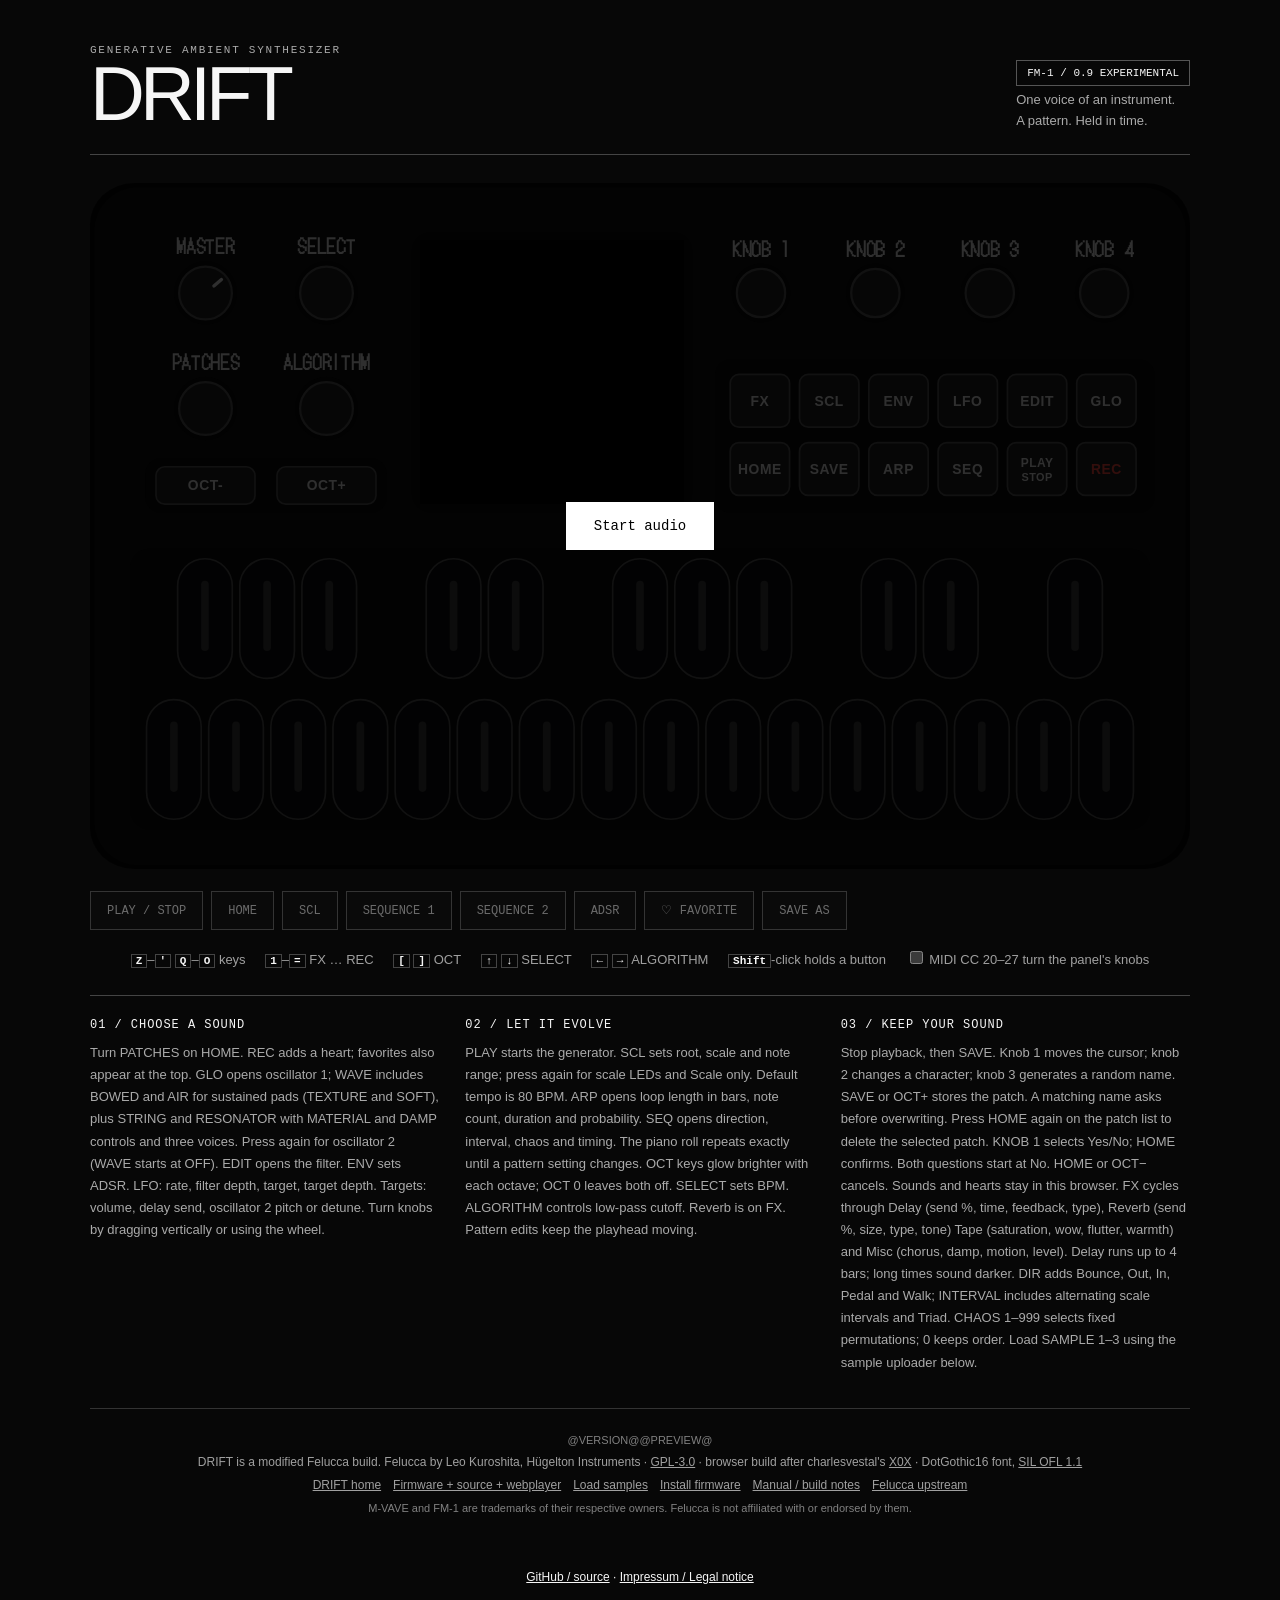
<file: web/emu/index.html>
<!doctype html>
<!-- SPDX-License-Identifier: GPL-3.0-only
     Copyright (C) 2026 Leo Kuroshita (@kurogedelic), Hügelton Instruments
     The page follows X0X's browser page, web/emu/index.html of charlesvestal/fm1-x0x (GPL-3.0), a Felucca fork. -->
<html lang="en">
<head>
<meta charset="utf-8">
<meta name="viewport" content="width=device-width, initial-scale=1">
<title>DRIFT — Ambient synthesizer</title>
<link rel="icon" href="data:image/svg+xml,%3Csvg xmlns=%22http://www.w3.org/2000/svg%22 viewBox=%220 0 16 16%22%3E%3Crect width=%2216%22 height=%2216%22 rx=%223%22/%3E%3Crect x=%224%22 y=%224%22 width=%228%22 height=%228%22 fill=%22%23fff%22/%3E%3C/svg%3E">
<meta name="description" content="DRIFT. A single-part generative ambient synthesizer for the FM-1. Play the real firmware in your browser.">
<style>
/* DotGothic16 (SIL OFL 1.1, fonts/OFL.txt), cut to printable ASCII, for the knob labels */
@font-face { font-family: "DotGothic16"; src: url("fonts/DotGothic16-subset.woff") format("woff"); font-display: swap; }
:root { --bg: #8e8e93; --fg: #111; --dim: #2c2c2e; --rule: #5a5a5e;
        --body: #1d1d1f; --tray: #141415; --part: #2a2a2d; --edge: #3a3a3e; --label: #d6d6d8;
        --lit: #fff4d6; --green: #5fe08a; color-scheme: light; }
html, body { background: var(--bg); }
body { margin: 0; color: var(--fg); font: 13px/1.6 -apple-system, BlinkMacSystemFont, "Helvetica Neue", Arial, sans-serif; }
main { max-width: 1040px; margin: 0 auto; padding: 24px 16px 32px; }
@media (orientation: portrait) and (max-width: 700px) { main { padding: 8px 8px 24px; } }
a { color: inherit; }
.device { position: relative; width: 100%; aspect-ratio: 1000 / 624; user-select: none; -webkit-user-select: none;
          -webkit-touch-callout: none; touch-action: manipulation; }
.device svg { position: absolute; inset: 0; width: 100%; height: 100%; pointer-events: none; }
.device canvas { position: absolute; image-rendering: crisp-edges; image-rendering: pixelated; background: #000; }
.hit { position: absolute; touch-action: none; cursor: pointer; -webkit-tap-highlight-color: transparent; border-radius: 10px; }
.hit.knob { cursor: ns-resize; border-radius: 50%; }
.hit:focus-visible { outline: 2px solid var(--lit); outline-offset: 2px; }
.face { transition: fill .05s; }
.dim .face.btn { fill: #3a3934; }
.lit .face.btn { fill: var(--lit); }
.lit text { fill: #1d1d1f; }
.green .face.btn { fill: var(--green); }
.green text { fill: #0d2414; }
.face.key { fill: #0c0c0d; stroke: var(--edge); stroke-width: 1.5; }
.slit { fill: #3a3a3c; transition: fill .05s; }
.dim .slit { fill: #77777b; }
.lit .slit { fill: #ececee; filter: drop-shadow(0 0 3px rgba(255, 255, 255, .6)); }
/* #119: what can be pressed breathes, dark .. ~60 % of lit and back (hal/fm1_input.h fm1_led_breath, ~1.1 s; MENU >
 * LEDS DIM LO ~30 %): the peaks between dark and lit at ~0.9 / ~0.58 on screen (the LED's share, gamma-encoded) */
@keyframes breath-btn { 0%, 100% { fill: #3a3934; } 50% { fill: #d8cfb6; } }
@keyframes breath-slit { 0%, 100% { fill: #3a3a3c; } 50% { fill: #c8c8ca; } }
@keyframes breath-btn-lo { 0%, 100% { fill: #3a3934; } 50% { fill: #aca592; } }
@keyframes breath-slit-lo { 0%, 100% { fill: #3a3a3c; } 50% { fill: #a1a1a3; } }
.breath .face.btn { animation: breath-btn 1.13s ease-in-out infinite; }
.breath .slit { animation: breath-slit 1.13s ease-in-out infinite; }
.dimlo .breath .face.btn { animation-name: breath-btn-lo; }
.dimlo .breath .slit { animation-name: breath-slit-lo; }
@media (prefers-reduced-motion: reduce) {
  .breath .face.btn, .breath .slit { animation: none; }
  .breath .face.btn { fill: #aca592; }
  .breath .slit { fill: #a1a1a3; }
}
/* the DRUM grid's beats (hal/fm1_input.h fm1_led_mid): a steady level between the glow and lit, ~15 % (DIM LO ~10 %) */
.mid .face.btn { fill: #85847b; }
.mid .slit { fill: #9a9a9e; }
.dimlo .mid .slit { fill: #8a8a8e; }
.held .face { stroke: var(--lit); stroke-width: 3; }
.latched .face { stroke: #79b8ff; stroke-width: 3; }
.start { position: absolute; inset: 0; display: grid; place-content: center; justify-items: center; gap: 12px;
         background: rgba(0, 0, 0, .5); border-radius: 4% / 6%; }
.start[hidden] { display: none; }
.start button { font: inherit; font-size: 18px; padding: 12px 28px; background: #fff; color: #000; border: 0; cursor: pointer; }
.start button:disabled { opacity: .4; cursor: progress; }
.start p { margin: 0; max-width: 32em; text-align: center; color: #fff; }
.keys, footer { margin: 16px 0 0; color: var(--dim); text-align: center; }
.keys span { white-space: nowrap; margin: 0 8px; }
.keys select { font: inherit; font-size: 12px; }
kbd { font: 600 11px ui-monospace, Menlo, monospace; border: 1px solid var(--rule); padding: 0 4px; color: var(--fg); }
footer { margin-top: 12px; font-size: 12px; }
footer nav a { margin: 0 6px; }
footer small { font-size: 11px; opacity: .8; }

:root { --bg:#070707; --fg:#f6f6f6; --dim:#a0a0a0; --rule:#444;
--body:#111; --tray:#080808; --part:#202020; --edge:#555; --label:#eee; --lit:#fff; --green:#fff; color-scheme:dark; }
main {max-width:1100px;padding:36px 24px 30px}
.masthead {display:flex;align-items:end;justify-content:space-between;border-bottom:1px solid #444;padding-bottom:22px;margin-bottom:28px;gap:20px}
h1{font-size:clamp(42px,7vw,76px);font-weight:500;letter-spacing:-.065em;margin:0;line-height:1}
.eyebrow{font:11px monospace;letter-spacing:.16em;color:#999;margin:0 0 12px}
.masthead p{margin:8px 0 0;color:#aaa;max-width:320px}
.badge{font:11px monospace;border:1px solid #555;padding:6px 10px;white-space:nowrap}
.quick{display:flex;flex-wrap:wrap;gap:8px;margin:22px 0 18px}
.quick button{background:#101010;border:1px solid #777;color:#fff;font:12px monospace;padding:11px 16px;cursor:pointer}
.quick button:hover,.quick button:focus-visible{background:#fff;color:#000}
.quick button:disabled{opacity:.4;cursor:default}
.guide{display:grid;grid-template-columns:repeat(3,1fr);gap:26px;border-top:1px solid #444;padding:22px 0;margin-top:24px}
.guide h2{font:12px monospace;letter-spacing:.08em;margin:0 0 10px}
.guide p{font-size:13px;color:#aaa;margin:0;line-height:1.7}
footer{border-top:1px solid #333;padding-top:20px;line-height:1.9}
.start{background:#000c}.start button{background:white;color:black;border:0;border-radius:0;padding:16px 28px;font:14px monospace}
@media(max-width:650px){main{padding:22px 10px}.masthead{align-items:start}.masthead p{font-size:12px}.badge{display:none}.guide{grid-template-columns:1fr;gap:18px}.quick button{padding:12px}}
</style>
</head>
<body>
<main>
<header class="masthead"><div><p class="eyebrow">GENERATIVE AMBIENT SYNTHESIZER</p><h1>DRIFT</h1></div><div><span class="badge">FM-1 / 0.9 EXPERIMENTAL</span><p>One voice of an instrument.<br>A pattern. Held in time.</p></div></header>
<div class="device" id="device">
  <svg id="panel" viewBox="0 0 1000 624" aria-hidden="true"></svg>
  <canvas id="screen" width="240" height="240" role="img" aria-label="The screen"></canvas>
  <div class="start" id="start"><button id="go" type="button">Start audio</button><p id="status" hidden></p></div>
</div>

<p id="sample-update" hidden>Samples changed. <a href="">Reload webplayer</a>, to load them.</p>
<div class="quick" aria-label="Synth controls">
<button data-tap="PLAY" disabled>PLAY / STOP</button><button data-tap="HOME" disabled>HOME</button><button data-tap="SCL" disabled>SCL</button><button data-tap="ARP" disabled>SEQUENCE 1</button><button data-tap="SEQ" disabled>SEQUENCE 2</button><button data-tap="ENV" disabled>ADSR</button><button data-tap="REC" disabled>♡ FAVORITE</button><button data-tap="SAVE" disabled>SAVE AS</button>
</div>
<p class="keys">
  <span><kbd>Z</kbd>–<kbd>'</kbd> <kbd>Q</kbd>–<kbd>O</kbd> keys</span>
  <span><kbd>1</kbd>–<kbd>=</kbd> FX … REC</span>
  <span><kbd>[</kbd> <kbd>]</kbd> OCT</span>
  <span><kbd>↑</kbd> <kbd>↓</kbd> SELECT</span>
  <span><kbd>←</kbd> <kbd>→</kbd> ALGORITHM</span>
  <span><kbd>Shift</kbd>-click holds a button</span>
  <span id="midiknobs" hidden><label><input type="checkbox" id="knobson"> MIDI CC 20–27 turn the panel's knobs</label>
  <select id="knobmode" aria-label="How the controller sends CC 20–26" hidden>
    <option value="abs">absolute</option>
    <option value="bin">relative 64±n</option>
    <option value="twos">relative 2's complement</option>
    <option value="sign">relative sign bit</option>
  </select></span>
</p>

<section class="guide"><div><h2>01 / CHOOSE A SOUND</h2><p>Turn PATCHES on HOME. REC adds a heart; favorites also appear at the top. GLO opens oscillator 1; WAVE includes BOWED and AIR for sustained pads (TEXTURE and SOFT), plus STRING and RESONATOR with MATERIAL and DAMP controls and three voices. Press again for oscillator 2 (WAVE starts at OFF). EDIT opens the filter. ENV sets ADSR. LFO: rate, filter depth, target, target depth. Targets: volume, delay send, oscillator 2 pitch or detune. Turn knobs by dragging vertically or using the wheel.</p></div><div><h2>02 / LET IT EVOLVE</h2><p>PLAY starts the generator. SCL sets root, scale and note range; press again for scale LEDs and Scale only. Default tempo is 80 BPM. ARP opens loop length in bars, note count, duration and probability. SEQ opens direction, interval, chaos and timing. The piano roll repeats exactly until a pattern setting changes. OCT keys glow brighter with each octave; OCT 0 leaves both off. SELECT sets BPM. ALGORITHM controls low-pass cutoff. Reverb is on FX. Pattern edits keep the playhead moving.</p></div><div><h2>03 / KEEP YOUR SOUND</h2><p>Stop playback, then SAVE. Knob 1 moves the cursor; knob 2 changes a character; knob 3 generates a random name. SAVE or OCT+ stores the patch. A matching name asks before overwriting. Press HOME again on the patch list to delete the selected patch. KNOB 1 selects Yes/No; HOME confirms. Both questions start at No. HOME or OCT− cancels. Sounds and hearts stay in this browser. FX cycles through Delay (send %, time, feedback, type), Reverb (send %, size, type, tone) Tape (saturation, wow, flutter, warmth) and Misc (chorus, damp, motion, level). Delay runs up to 4 bars; long times sound darker. DIR adds Bounce, Out, In, Pedal and Walk; INTERVAL includes alternating scale intervals and Triad. CHAOS 1–999 selects fixed permutations; 0 keeps order. Load SAMPLE 1–3 using the sample uploader below.</p></div></section>
<footer>
  <small class="version">@VERSION@@PREVIEW@</small><br>
  DRIFT is a modified Felucca build. Felucca by Leo Kuroshita, Hügelton Instruments · <a href="https://www.gnu.org/licenses/gpl-3.0.html">GPL-3.0</a> · browser build after charlesvestal's <a href="https://github.com/charlesvestal/fm1-x0x">X0X</a> · DotGothic16 font, <a href="fonts/OFL.txt">SIL OFL 1.1</a><br>
  <nav><a href="../">DRIFT home</a><a href="../downloads/drift-0.9-complete.zip" download>Firmware + source + webplayer</a><a href="samples/">Load samples</a><a href="install/">Install firmware</a><a href="../manual.html">Manual / build notes</a><a href="https://github.com/hugelton/Felucca">Felucca upstream</a></nav>
  <small>M-VAVE and FM-1 are trademarks of their respective owners. Felucca is not affiliated with or endorsed by them.</small>
</footer>
</main>

<script type="module">
import { midiKnob, KNOB_MODES } from "./worklet.js";
const NS = "http://www.w3.org/2000/svg";
// panel.c's labels (bit = label) and encoder roles
const B = { FX: 0, SCL: 1, ENV: 2, LFO: 3, EDIT: 4, GLO: 5, HOME: 6, SAVE: 7, ARP: 8, SEQ: 9, PLAY: 10, REC: 11, "OCT-": 12, "OCT+": 13 };
const EN = { SELECT: 0, ALGORITHM: 1, PATCHES: 2, "KNOB 1": 3, "KNOB 2": 4, "KNOB 3": 5, "KNOB 4": 6 };
const PLAY_GREEN = 14;
// the 27 keys F3..G5: key k = k semitones above F3
const WHITE = [0, 2, 4, 6, 7, 9, 11, 12, 14, 16, 18, 19, 21, 23, 24, 26];
const BLACK = [1, 3, 5, 8, 10, 13, 15, 17, 20, 22, 25];
const BLACK_AFTER = [0, 1, 2, 4, 5, 7, 8, 9, 11, 12, 14];      // the white key each black one follows
const STORE = "drift-01-emu-flash", KNOBS_ON = "drift-01-emu-knobs", KNOB_MODE = "drift-01-emu-knobmode";

// ------------------------------------------------------------------ the panel
// Two drawings of the same controls: WIDE after the FM-1's own layout, TALL for a phone held upright (the
// screen larger, the keys across the whole width). Rebuilt when the orientation changes; the state stays.
const ROW1 = ["FX", "SCL", "ENV", "LFO", "EDIT", "GLO"], ROW2 = ["HOME", "SAVE", "ARP", "SEQ", "PLAY", "REC"];
const KNOBS = ["MASTER", "SELECT", "PATCHES", "ALGORITHM", "KNOB 1", "KNOB 2", "KNOB 3", "KNOB 4"];
const LAYOUTS = {
  wide: {
    w: 1000, h: 624, screen: [292, 44, 256],
    knobs: [[105, 100, 24], [215, 100, 24], [105, 205, 24], [215, 205, 24], [610, 100, 22], [714, 100, 22], [818, 100, 22], [922, 100, 22]],
    trays: [[50, 250, 220, 50], [568, 160, 400, 140]],
    oct: [[60, 258, 90, 34], [170, 258, 90, 34]],
    grid: [582, 174, 54, 48, 63, 62], keybed: [36, 332, 928, 256],
  },
  tall: {
    w: 600, h: 1070, screen: [130, 104, 340],
    knobs: [[66, 64, 24], [186, 64, 24], [414, 64, 24], [534, 64, 24], [90, 512, 26], [230, 512, 26], [370, 512, 26], [510, 512, 26]],
    trays: [[14, 572, 572, 146], [150, 728, 300, 62]],
    oct: [[164, 737, 128, 44], [308, 737, 128, 44]],
    grid: [24, 582, 86, 60, 94, 70], keybed: [14, 800, 572, 256],
  },
};
const svg = document.getElementById("panel"), device = document.getElementById("device"), canvas = document.getElementById("screen");
function el(tag, attrs, parent = svg) {
  const e = document.createElementNS(NS, tag);
  for (const [k, v] of Object.entries(attrs)) e.setAttribute(k, v);
  parent.appendChild(e);
  return e;
}
const SANS = "-apple-system, 'Helvetica Neue', Arial, sans-serif", DOT = "'DotGothic16', " + SANS;
function label(parent, x, y, s, size, font = SANS, ink = "var(--label)") {
  const t = el("text", { x, y, "text-anchor": "middle", "font-family": font,
                         "font-size": size, "font-weight": 600, fill: ink, "letter-spacing": ".04em" }, parent);
  t.textContent = s;
  return t;
}
const KEYNAMES = ["F", "F♯", "G", "G♯", "A", "A♯", "B", "C", "C♯", "D", "D♯", "E"];
const keyName = (k) => KEYNAMES[k % 12] + (3 + Math.floor((k + 5) / 12));

let node = null, btnMask = 0, keyMask = 0, latched = 0, masterValue = 700, lastLeds = [0, 0, 0, 0, 0], layout = null;
const angle = Object.fromEntries(KNOBS.map((n) => [n, 0]));
angle.MASTER = -135 + 270 * masterValue / 1023;
const knobs = [], buttons = [], keys = [];
const btnBy = new Map(), keyBy = new Map();                   // pointer / key code -> label bit or key
const send = (m) => { if (node) node.port.postMessage(m); };

function build(name) {
  const L = LAYOUTS[name];
  layout = name;
  svg.innerHTML = "";
  svg.setAttribute("viewBox", `0 0 ${L.w} ${L.h}`);
  device.style.aspectRatio = `${L.w} / ${L.h}`;
  for (const d of device.querySelectorAll(".hit")) d.remove();
  knobs.length = buttons.length = keys.length = 0;
  el("rect", { x: 4, y: 4, width: L.w - 8, height: L.h - 8, rx: 40, fill: "var(--body)" });
  for (const [x, y, w, h] of L.trays) el("rect", { x, y, width: w, height: h, rx: 14, fill: "var(--tray)" });
  const [sx, sy, ss] = L.screen;
  el("rect", { x: sx, y: sy, width: ss, height: ss, rx: 18, fill: "#0b0b0c" });
  const inset = ss / 32;                                         // the 240 x 240 panel inside its bezel
  Object.assign(canvas.style, { left: `${(sx + inset) / L.w * 100}%`, top: `${(sy + inset) / L.h * 100}%`,
                                width: `${(ss - 2 * inset) / L.w * 100}%`, height: `${(ss - 2 * inset) / L.h * 100}%` });
  KNOBS.forEach((n, i) => {
    const [x, y, r] = L.knobs[i], g = el("g", {});
    el("circle", { cx: x, cy: y, r: r + 5, fill: "var(--tray)" }, g);
    el("circle", { cx: x, cy: y, r, fill: "var(--part)", stroke: "var(--edge)", "stroke-width": 2 }, g);
    const ind = n === "MASTER" ? el("line", { x1: x, y1: y - r + 5, x2: x, y2: y - r + 14, stroke: "var(--label)", "stroke-width": 3, "stroke-linecap": "round" }, g) : null;
    label(g, x, y - r - 12, n, 16, DOT);
    el("circle", { cx: x, cy: y, r: r + 12, fill: "transparent" }, g);
    knobs.push({ g, ind, x, y, name: n, role: n === "MASTER" ? "master" : EN[n] });
  });
  const button = ([x, y, w, h], n, sub) => {
    const g = el("g", {});
    el("rect", { x, y, width: w, height: h, rx: 8, fill: "var(--part)", stroke: "var(--edge)", "stroke-width": 1.5, class: "face btn" }, g);
    const ink = n === "REC" ? "#ff453a" : undefined;
    if (sub) { label(g, x + w / 2, y + h / 2 - 2, n, 10.9, SANS, ink); label(g, x + w / 2, y + h / 2 + 11, sub, 9.9); }
    else label(g, x + w / 2, y + h / 2 + 4.5, n, 12.6, SANS, ink);
    buttons.push({ g, bit: B[n], name: sub ? `${n} / ${sub}` : n });
  };
  button(L.oct[0], "OCT-");
  button(L.oct[1], "OCT+");
  const [gx, gy, gw, gh, dx, dy] = L.grid;
  for (let i = 0; i < 6; i++) {
    button([gx + i * dx, gy, gw, gh], ROW1[i]);
    button([gx + i * dx, gy + dy, gw, gh], ROW2[i], ROW2[i] === "PLAY" ? "STOP" : "");
  }
  const [x0, y0, w, h] = L.keybed;
  el("rect", { x: x0, y: y0, width: w, height: h, rx: 18, fill: "var(--tray)" });
  // the keys: two rows of the same black keys, each with a slit down its middle that lights
  const pitch = (w - 24) / 16, kw = pitch * 0.88, kh = h * 0.425, sw = Math.max(3, kw * 0.14);
  const key = (cx, cy, k) => {
    const g = el("g", {}), y = cy - kh / 2;
    el("rect", { x: cx - kw / 2, y, width: kw, height: kh, rx: kw / 2, class: "face key" }, g);
    el("rect", { x: cx - sw / 2, y: y + kw * 0.4, width: sw, height: kh - kw * 0.9, rx: sw / 2, class: "slit" }, g);
    el("rect", { x: cx - pitch / 2, y: cy - h * 0.24, width: pitch, height: h * 0.48, fill: "transparent" }, g);   // its target
    keys[k] = { g, name: keyName(k) };
  };
  WHITE.forEach((k, i) => key(x0 + 12 + (i + 0.5) * pitch, y0 + h * 0.75, k));
  BLACK_AFTER.forEach((a, j) => key(x0 + 12 + (a + 1) * pitch, y0 + h * 0.25, BLACK[j]));
  // HTML targets over the drawing (pointer-events: none): touch-action and pointer capture work on them everywhere
  const hit = (c, cls, role) => {
    const b = c.g.getBBox(), d = document.createElement("div");
    d.className = "hit" + (cls ? " " + cls : "");
    Object.assign(d.style, { left: `${b.x / L.w * 100}%`, top: `${b.y / L.h * 100}%`,
                             width: `${b.width / L.w * 100}%`, height: `${b.height / L.h * 100}%` });
    d.setAttribute("role", role);
    d.setAttribute("aria-label", c.name);
    d.title = c.name;
    d.tabIndex = 0;
    d.addEventListener("touchstart", (e) => e.preventDefault(), { passive: false });
    d.addEventListener("contextmenu", (e) => e.preventDefault());
    device.insertBefore(d, document.getElementById("start"));
    c.hit = d;
  };
  knobs.forEach((k) => { hit(k, "knob", "slider"); bindKnob(k); drawKnob(k); });
  buttons.forEach((b) => { hit(b, "", "button"); bindButton(b); });
  keys.forEach((k, i) => { hit(k, "", "button"); bindKey(k, i); });
  syncButtons(true);
  syncKeys(true);
  drawLights(lastLeds);
}

// ------------------------------------------------------------------ input
function syncButtons(redraw) {
  let m = latched;
  for (const b of btnBy.values()) m |= 1 << b;
  if (m !== btnMask) { btnMask = m; send({ type: "buttons", mask: m }); }
  else if (!redraw) return;
  for (const b of buttons) {
    const on = !!(m & (1 << b.bit));
    b.g.classList.toggle("held", on);
    b.g.classList.toggle("latched", !!(latched & (1 << b.bit)));
    b.hit.setAttribute("aria-pressed", on);
  }
}
function syncKeys(redraw) {
  let m = 0;
  for (const k of keyBy.values()) m |= 1 << k;
  if (m !== keyMask) { keyMask = m; send({ type: "keys", mask: m }); }
  else if (!redraw) return;
  keys.forEach((k, i) => k.g.classList.toggle("held", !!(m & (1 << i))));
}
function bindButton(b) {
  b.hit.addEventListener("pointerdown", (e) => {
    e.preventDefault();
    if (e.shiftKey || e.button === 2) { latched ^= 1 << b.bit; syncButtons(true); return; }
    if (latched & (1 << b.bit)) { latched &= ~(1 << b.bit); syncButtons(true); return; }
    b.hit.setPointerCapture(e.pointerId);
    btnBy.set("p" + e.pointerId, b.bit);
    syncButtons();
  });
  b.hit.addEventListener("keydown", (e) => {
    if ((e.key === "Enter" || e.key === " ") && !e.repeat) { btnBy.set("f" + b.bit, b.bit); syncButtons(); e.preventDefault(); e.stopPropagation(); }
  });
  b.hit.addEventListener("keyup", () => { if (btnBy.delete("f" + b.bit)) syncButtons(); });
}
function bindKey(k, i) {
  k.hit.addEventListener("pointerdown", (e) => {
    e.preventDefault();
    k.hit.setPointerCapture(e.pointerId);
    keyBy.set("p" + e.pointerId, i);
    syncKeys();
  });
}
function release(e) {
  const id = "p" + e.pointerId;
  if (btnBy.delete(id)) syncButtons();
  if (keyBy.delete(id)) syncKeys();
}
for (const t of ["pointerup", "pointercancel", "lostpointercapture"]) device.addEventListener(t, release);

function drawKnob(k) { if (k.ind) k.ind.setAttribute("transform", `rotate(${angle[k.name]} ${k.x} ${k.y})`); }
function setMaster(v) {
  masterValue = Math.max(0, Math.min(1023, v));
  angle.MASTER = -135 + 270 * masterValue / 1023;
  send({ type: "master", value: masterValue });
}
function turn(k, n) {
  if (!n) return;
  if (k.role === "master") setMaster(masterValue + n * 16);
  else {
    angle[k.name] = (angle[k.name] + n * 18) % 360;            // 20 detents a turn
    send({ type: "enc", role: k.role, n });
  }
  drawKnob(k);
}
function bindKnob(k) {
  let drag = null, wheel = 0;
  k.hit.addEventListener("pointerdown", (e) => {
    e.preventDefault();
    k.hit.setPointerCapture(e.pointerId);
    drag = { x: e.clientX, y: e.clientY, acc: 0 };
  });
  k.hit.addEventListener("pointermove", (e) => {
    if (!drag) return;
    const dx = e.clientX - drag.x, dy = drag.y - e.clientY;   // up or right: clockwise
    drag.acc += Math.abs(dx) > Math.abs(dy) ? dx : dy;          // the larger of the two
    drag.x = e.clientX;
    drag.y = e.clientY;
    const step = k.role === "master" ? 3 : 8, n = Math.trunc(drag.acc / step);
    if (n) { drag.acc -= n * step; turn(k, n); }
  });
  const end = () => { drag = null; };
  k.hit.addEventListener("pointerup", end);
  k.hit.addEventListener("pointercancel", end);
  k.hit.addEventListener("wheel", (e) => {
    e.preventDefault();
    const dy = e.deltaMode === 1 ? e.deltaY * 33 : e.deltaY;
    if (Math.abs(dy) >= 50) { turn(k, dy < 0 ? 1 : -1); wheel = 0; return; }   // a wheel notch: one detent
    wheel -= dy;                                                                   // a trackpad: by distance
    const n = Math.trunc(wheel / 25);
    if (n) { wheel -= n * 25; turn(k, n); }
  }, { passive: false });
  k.hit.addEventListener("keydown", (e) => {
    const d = { ArrowUp: 1, ArrowRight: 1, ArrowDown: -1, ArrowLeft: -1 }[e.key];
    if (d) { turn(k, d); e.preventDefault(); e.stopPropagation(); }
  });
}
const tall = matchMedia("(orientation: portrait) and (max-width: 700px)");
build(tall.matches ? "tall" : "wide");
tall.addEventListener("change", () => build(tall.matches ? "tall" : "wide"));
document.fonts?.load("16px DotGothic16").then(() => build(layout), () => {});   // the labels' width: the hit areas

// the computer keyboard, every key one control: F3..A#4 on the Z (white) and A (black) rows, B4..G5 on Q..O
// in semitones, the twelve buttons on the number row in the panel's order (held while the key is), [ ] OCT
const KEYMAP = {};
["KeyZ", "KeyX", "KeyC", "KeyV", "KeyB", "KeyN", "KeyM", "Comma", "Period", "Slash"].forEach((c, i) => KEYMAP[c] = { key: WHITE[i] });
[["KeyS", 1], ["KeyD", 3], ["KeyF", 5], ["KeyH", 8], ["KeyJ", 10], ["KeyL", 13], ["Semicolon", 15], ["Quote", 17]].forEach(([c, k]) => KEYMAP[c] = { key: k });
["KeyQ", "KeyW", "KeyE", "KeyR", "KeyT", "KeyY", "KeyU", "KeyI", "KeyO"].forEach((c, i) => KEYMAP[c] = { key: 18 + i });
["Digit1", "Digit2", "Digit3", "Digit4", "Digit5", "Digit6", "Digit7", "Digit8", "Digit9", "Digit0", "Minus", "Equal"]
  .forEach((c, i) => KEYMAP[c] = { btn: B[[...ROW1, ...ROW2][i]] });
Object.assign(KEYMAP, { BracketLeft: { btn: B["OCT-"] }, BracketRight: { btn: B["OCT+"] } });
const ARROWS = { ArrowUp: [EN.SELECT, 1], ArrowDown: [EN.SELECT, -1], ArrowRight: [EN.ALGORITHM, 1], ArrowLeft: [EN.ALGORITHM, -1] };
addEventListener("keydown", (e) => {
  if (!node || e.metaKey || e.ctrlKey || e.altKey || e.target.closest?.(".hit.knob")) return;
  if (ARROWS[e.code]) { const [r, n] = ARROWS[e.code]; turn(knobs.find((k) => k.role === r), n); e.preventDefault(); return; }
  const m = KEYMAP[e.code];
  if (!m) return;
  e.preventDefault();
  if (e.repeat) return;
  if (m.key !== undefined) { keyBy.set("k" + e.code, m.key); syncKeys(); }
  else { btnBy.set("k" + e.code, m.btn); syncButtons(); }
});
addEventListener("keyup", (e) => {
  const id = "k" + e.code;
  if (keyBy.delete(id)) syncKeys();
  if (btnBy.delete(id)) syncButtons();
});
addEventListener("blur", () => {
  for (const id of [...btnBy.keys()]) if (id[0] !== "p") btnBy.delete(id);
  for (const id of [...keyBy.keys()]) if (id[0] !== "p") keyBy.delete(id);
  syncButtons();
  syncKeys();
});

// ------------------------------------------------------------------ screen and lights
const ctx = document.getElementById("screen").getContext("2d");
const img = ctx.createImageData(240, 240);
function drawScreen(fb) {
  const d = img.data;
  for (let i = 0; i < 240 * 240; i++) {
    const v = fb[i], p = ((v >> 8) | (v << 8)) & 0xFFFF;          // the panel's byte order -> RGB565
    d[i * 4] = ((p >> 11) & 31) * 255 / 31;
    d[i * 4 + 1] = ((p >> 5) & 63) * 255 / 63;
    d[i * 4 + 2] = (p & 31) * 255 / 31;
    d[i * 4 + 3] = 255;
  }
  ctx.putImageData(img, 0, 0);
}
// the power-on sweep (hal/fm1_led_anim.h): a level per LED, lit frames /64 (| 128: the glow under them), drawn as the
// LED's share of lit between its dark (or glowing) colour and the lit one, mixed in linear light
const lin = (h) => [1, 3, 5].map((i) => (parseInt(h.slice(i, i + 2), 16) / 255) ** 2.2);
const ANIM = { btn: [lin("#3a3934"), lin("#3a3934"), lin("#fff4d6")], slit: [lin("#3a3a3c"), lin("#77777b"), lin("#ececee")] };
function animFill(kind, q) {
  const [dark, glow, lit] = ANIM[kind], s = Math.min(q & 127, 64) / 64, base = q & 128 ? glow : dark;
  const c = base.map((v, i) => Math.round(255 * (v + (lit[i] - v) * s) ** (1 / 2.2)));
  return `rgb(${c.join(",")})`;
}
function drawAnim(anim) {
  for (const b of buttons) b.g.querySelector(".face").style.fill = anim ? animFill("btn", anim[b.bit]) : "";
  keys.forEach((k, i) => { k.g.querySelector(".slit").style.fill = anim ? animFill("slit", anim[14 + i]) : ""; });
}
function drawLights([litB, litK, dimB, dimK, dimLo = 0, brB = 0, brK = 0, midK = 0, midB = 0], anim = null) {
  drawAnim(anim);
  document.documentElement.classList.toggle("dimlo", !!dimLo);   // (the breath's lower peak)
  for (const b of buttons) {
    const bit = 1 << b.bit, green = b.bit === B.PLAY && (litB & (1 << PLAY_GREEN));
    b.g.classList.toggle("lit", !!(litB & bit) && !green);
    b.g.classList.toggle("green", !!green);
    b.g.classList.toggle("dim", !!(dimB & bit));
    b.g.classList.toggle("mid", !!(midB & bit));
    b.g.classList.toggle("breath", !!(brB & bit));
  }
  keys.forEach((k, i) => {
    k.g.classList.toggle("lit", !!(litK & (1 << i)));
    k.g.classList.toggle("dim", !!(dimK & (1 << i)));
    k.g.classList.toggle("breath", !!(brK & (1 << i)));
    k.g.classList.toggle("mid", !!(midK & (1 << i)));
  });
}

// ------------------------------------------------------------------ the flash, kept in this browser
function loadFlash() {
  try {
    const raw = JSON.parse(localStorage.getItem(STORE) || "{}"), out = {};
    for (const [off, b64] of Object.entries(raw)) out[off] = Uint8Array.from(atob(b64), (c) => c.charCodeAt(0));
    const samples=JSON.parse(localStorage.getItem('drift-03-sample-slots')||'{}');
    for(const [key,item] of Object.entries(samples)){
      const k=Number(key);if(!Number.isInteger(k)||k<0||k>2||typeof item?.data!=='string')continue;
      const bytes=Uint8Array.from(atob(item.data),c=>c.charCodeAt(0));if(bytes.length!==0x14000)continue;
      for(let offset=0;offset<bytes.length;offset+=4096)out[0xA0000+k*0x14000+offset]=bytes.slice(offset,offset+4096);
    }
    return out;
  } catch { return {}; }
}
function saveFlash(sectors) {
  try {
    const raw = {};
    for (const [off, u8] of Object.entries(sectors)) {
      let s = "";
      for (let i = 0; i < u8.length; i += 4096) s += String.fromCharCode.apply(null, u8.subarray(i, i + 4096));
      raw[off] = btoa(s);
    }
    localStorage.setItem(STORE, JSON.stringify(raw));
    return true;
  } catch { return false; }                                       // private mode, full: this session only
}

// ------------------------------------------------------------------ Web MIDI in (channel messages)
// With the page's checkbox on, CC 20..27 turn the panel's knobs (worklet.js midiKnob), any channel, CC 20..26 sent
// as the select says; off (the default), and the rest, go to the firmware
const knobCC = [], knobBox = document.getElementById("knobson"), knobSelect = document.getElementById("knobmode");
let knobsOn = false, knobMode = "abs";
try {
  knobsOn = localStorage.getItem(KNOBS_ON) === "1";
  const m = localStorage.getItem(KNOB_MODE);
  if (KNOB_MODES.includes(m)) knobMode = m;
} catch {}
knobBox.checked = knobsOn;
knobSelect.hidden = !knobsOn;
knobSelect.value = knobMode;
knobBox.addEventListener("change", () => {
  knobsOn = knobBox.checked;
  knobSelect.hidden = !knobsOn;
  knobCC.length = 0;
  try { localStorage.setItem(KNOBS_ON, knobsOn ? "1" : "0"); } catch {}
});
knobSelect.addEventListener("change", () => {
  knobMode = knobSelect.value;
  knobCC.length = 0;                                              // absolute again: no jump on the first touch
  try { localStorage.setItem(KNOB_MODE, knobMode); } catch {}
});
document.getElementById("midiknobs").hidden = !navigator.requestMIDIAccess;
async function midiOn() {
  if (!navigator.requestMIDIAccess) return;
  try {
    const access = await navigator.requestMIDIAccess();
    const bind = () => {
      for (const input of access.inputs.values()) {
        input.onmidimessage = (e) => {
          const d = e.data;
          if (d.length < 2 || d[0] < 0x80 || d[0] >= 0xF0) return;
          const k = knobsOn && (d[0] & 0xF0) === 0xB0 ? midiKnob(knobCC, d[1], d[2] || 0, knobMode) : null;
          if (!k) send({ type: "midi", data: [d[0], d[1], d[2] || 0] });
          else if (k.master !== undefined) { setMaster(k.master); drawKnob(knobs.find((x) => x.role === "master")); }
          else turn(knobs.find((x) => x.role === k.role), k.n);
        };
      }
    };
    access.onstatechange = bind;
    bind();
  } catch { /* no permission: the panel only */ }
}

// ------------------------------------------------------------------ switching on
const status = document.getElementById("status");
const say = (t) => { status.textContent = t; status.hidden = !t; };
async function switchOn() {
  const go = document.getElementById("go");
  go.disabled = true;
  go.textContent = "Starting…";
  try {
    const ac = new AudioContext({ sampleRate: 44100, latencyHint: "interactive" });
    if(ac.sampleRate !== 44100){await ac.close();throw new Error("This device does not support 44.1 kHz audio");}
    const [wasm] = await Promise.all([
      fetch("felucca.wasm").then((r) => { if (!r.ok) throw new Error(`felucca.wasm: ${r.status}`); return r.arrayBuffer(); }),
      ac.audioWorklet.addModule("worklet.js")]);
    node = new AudioWorkletNode(ac, "felucca", { numberOfInputs: 0, numberOfOutputs: 1, outputChannelCount: [2] });
    node.connect(ac.destination);
    let warned = false;
    await new Promise((res, rej) => {
      node.port.onmessage = (e) => {
        const m = e.data;
        if (m.type === "ready") res();
        else if (m.type === "error") rej(new Error(m.message));
        else if (m.type === "frame") {
          if (m.fb) drawScreen(m.fb);
          if (m.leds) drawLights(lastLeds = m.leds, m.anim);
          if (m.sectors && !saveFlash(m.sectors) && !warned) {
            warned = true;
            console.warn("Felucca: this browser does not keep the saves; they last until the page closes.");
          }
        }
      };
      node.port.postMessage({ type: "load", wasm, sectors: loadFlash(), master: masterValue }, [wasm]);
    });
    await ac.resume();
    document.getElementById("start").hidden = true;
    go.textContent = "On";
    document.querySelectorAll("[data-tap]").forEach(b=>b.disabled=false);
    if (ac.sampleRate !== 44100) console.warn(`Felucca: the browser plays at ${ac.sampleRate} Hz, the pitch is off by ${(1200 * Math.log2(ac.sampleRate / 44100)).toFixed(0)} cents.`);
    syncButtons();
    syncKeys();
    send({ type: "visible", on: !document.hidden });
    midiOn();
  } catch (err) {
    node = null;
    go.disabled = false;
    go.textContent = "Start audio";
    say("Could not start: " + (err && err.message || err) + ". A current Chrome, Edge, Firefox or Safari should work.");
  }
}
document.querySelectorAll("[data-tap]").forEach(b=>b.addEventListener("click",()=>{
 if(!node)return;const bit=1<<B[b.dataset.tap];btnMask|=bit;syncButtons();setTimeout(()=>{btnMask&=~bit;syncButtons();},90);
}));
window.addEventListener('storage',event=>{if(event.key==='drift-03-sample-slots'){
 const banner=document.getElementById('sample-update');banner.hidden=false;
}});
document.getElementById("go").addEventListener("click", switchOn);
document.addEventListener("visibilitychange", () => send({ type: "visible", on: !document.hidden }));
</script>
<div style="text-align:center;padding:20px;font:12px sans-serif"><a style="color:inherit" href="https://github.com/FBNFRTG/drift-fm1">GitHub / source</a> · <a style="color:inherit" href="https://www.fbnfrtg.de/impressum/">Impressum / Legal notice</a></div></body>
</html>
</file>
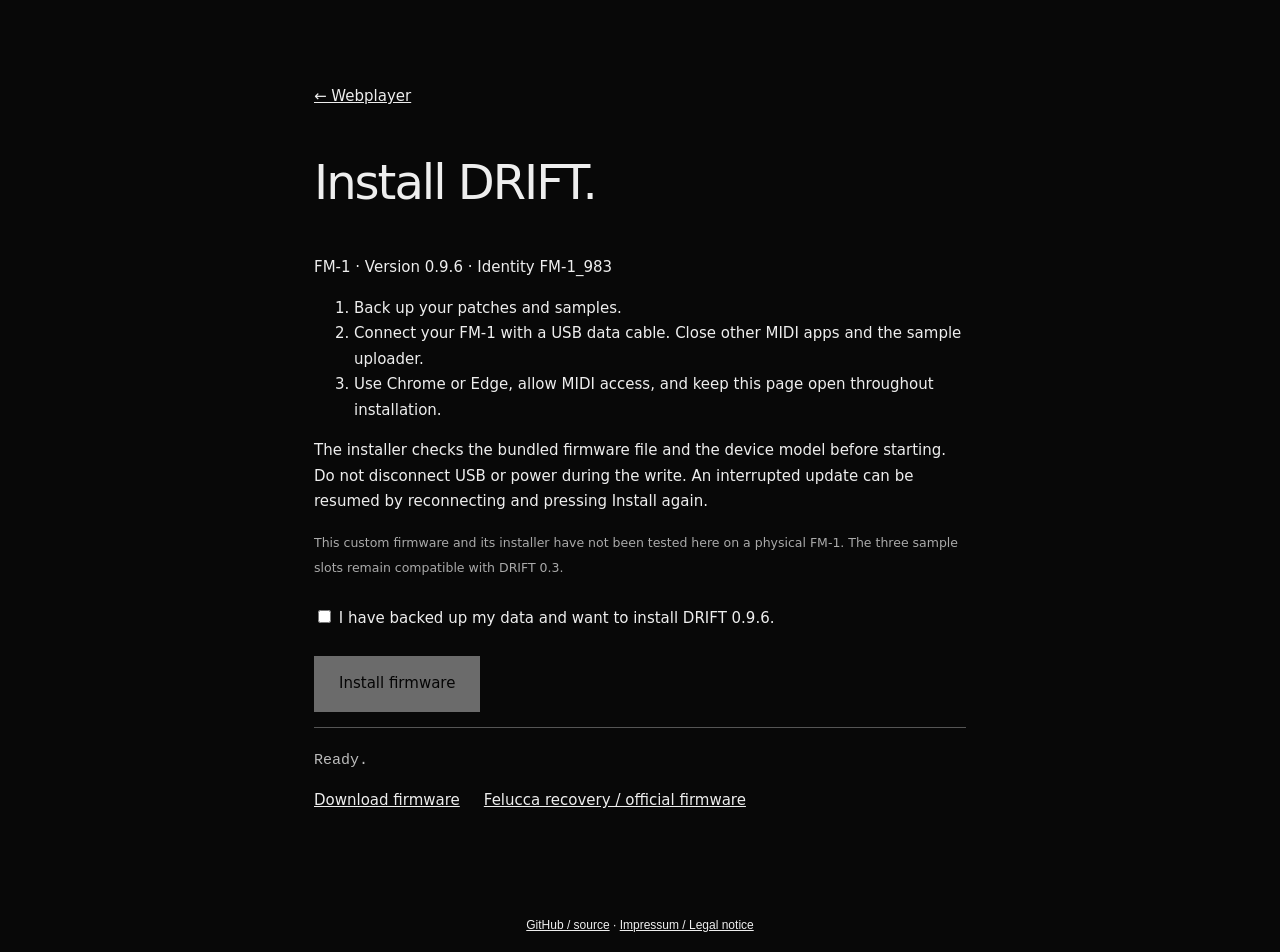
<file: web/install/index.html>
<!doctype html><html lang="en"><head><meta charset="utf-8"><meta name="viewport" content="width=device-width,initial-scale=1"><title>DRIFT / Install</title><style>*{box-sizing:border-box}body{margin:0;background:#080808;color:#eee;font:15px/1.7 system-ui}main{max-width:700px;margin:60px auto;padding:24px}h1{font-size:48px;font-weight:500;letter-spacing:-2px}a{color:inherit}button{background:white;color:black;border:1px solid white;padding:14px 24px;font:inherit;cursor:pointer}button:disabled{opacity:.4;cursor:default}label{display:block;margin:25px 0}pre{white-space:pre-wrap;border-top:1px solid #555;padding-top:20px;color:#bbb}small{color:#aaa}.links{display:flex;gap:24px}</style></head><body><main><a href="../">← Webplayer</a><h1>Install DRIFT.</h1><p>FM-1 · Version 0.9.6 · Identity FM-1_983</p><ol><li>Back up your patches and samples.</li><li>Connect your FM-1 with a USB data cable. Close other MIDI apps and the sample uploader.</li><li>Use Chrome or Edge, allow MIDI access, and keep this page open throughout installation.</li></ol><p>The installer checks the bundled firmware file and the device model before starting. Do not disconnect USB or power during the write. An interrupted update can be resumed by reconnecting and pressing Install again.</p><small>This custom firmware and its installer have not been tested here on a physical FM-1. The three sample slots remain compatible with DRIFT 0.3.</small><label><input id="confirm" type="checkbox"> I have backed up my data and want to install DRIFT 0.9.6.</label><button id="install" disabled>Install firmware</button><pre id="status" role="status" aria-live="polite">Ready.</pre><div class="links"><a href="drift-fm1-0.9.6.fwsc" download>Download firmware</a><a href="https://hugelton.github.io/Felucca/webapp/">Felucca recovery / official firmware</a></div></main><script type="module" src="app.js"></script><div style="text-align:center;padding:20px;font:12px sans-serif"><a style="color:inherit" href="https://github.com/FBNFRTG/drift-fm1">GitHub / source</a> · <a style="color:inherit" href="https://www.fbnfrtg.de/impressum/">Impressum / Legal notice</a></div></body></html>
</file>
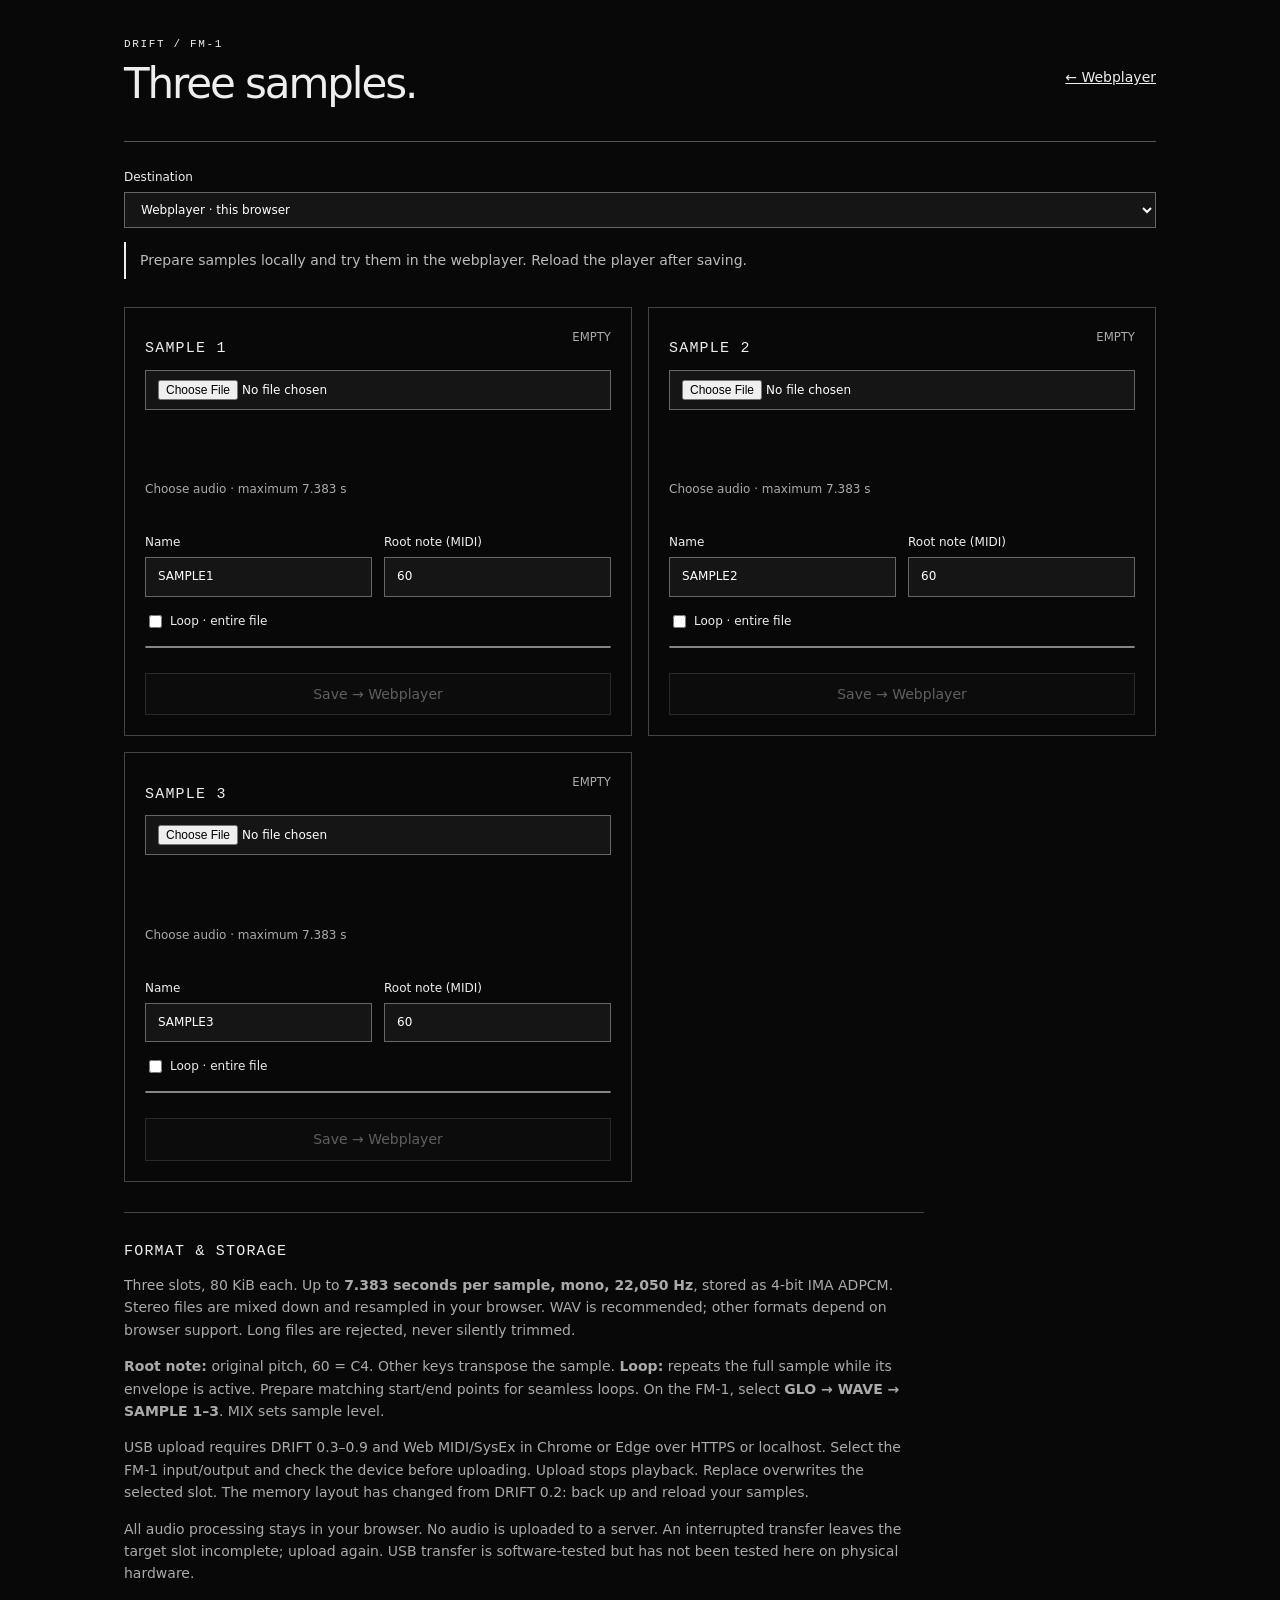
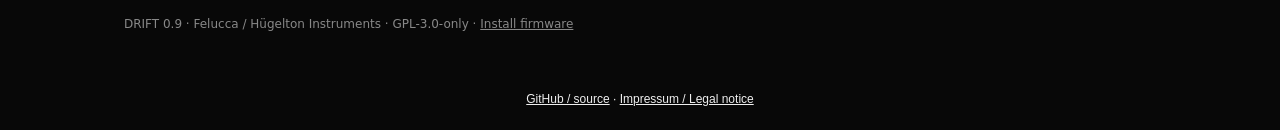
<file: web/samples/index.html>
<!doctype html><html lang="en"><head><meta charset="utf-8"><meta name="viewport" content="width=device-width,initial-scale=1"><title>DRIFT / Samples</title><style>
*{box-sizing:border-box}body{background:#080808;color:#eee;font:14px/1.6 system-ui,sans-serif;margin:0}main{max-width:1080px;margin:auto;padding:38px 24px}header{display:flex;justify-content:space-between;align-items:center;border-bottom:1px solid #555;padding-bottom:24px}h1{font-size:42px;letter-spacing:-.05em;font-weight:500;margin:0}a{color:inherit}small,.muted{color:#aaa}.eyebrow{font:11px monospace;letter-spacing:.15em}h2{font:15px monospace;letter-spacing:.08em}button,input,select{background:#151515;color:#fff;border:1px solid #666;border-radius:0;font:inherit;padding:9px 12px;max-width:100%}button{cursor:pointer}button:hover:enabled{background:white;color:black}button:disabled{opacity:.35;cursor:default}label{display:flex;flex-direction:column;gap:5px;font-size:12px}input[type=checkbox]{accent-color:white}.connection{display:flex;flex-wrap:wrap;align-items:end;gap:12px;margin:26px 0 12px}.connection label{flex:1;min-width:170px}.slots{display:grid;grid-template-columns:repeat(2,1fr);gap:16px;margin-top:28px}.slot{border:1px solid #444;padding:20px}.top{display:flex;justify-content:space-between;gap:12px}.row{display:flex;gap:12px;margin:15px 0}.row label{flex:1;min-width:0}.slot input[type=file]{width:100%;font-size:12px}.status{border-left:2px solid #eee;padding:7px 14px;min-height:36px;color:#bbb}.info{border-top:1px solid #444;margin-top:30px;padding-top:18px;max-width:800px}.info p{color:#aaa}.loop{display:flex;flex-direction:row;align-items:center;justify-content:start}.upload{width:100%;margin-top:10px}progress{display:block;width:100%;height:4px;margin:14px 0;accent-color:#fff}canvas{width:100%;height:52px;margin-top:12px}#ports[hidden]{display:none}#ports{display:flex;gap:12px;flex-wrap:wrap;width:100%}.fileinfo{font-size:12px;color:#aaa;min-height:38px}footer{margin-top:30px;color:#888;font-size:12px}@media(max-width:650px){main{padding:24px 14px}.slots{grid-template-columns:1fr}h1{font-size:34px}.row{gap:8px}}
</style></head><body><main>
<header><div><div class="eyebrow">DRIFT / FM-1</div><h1>Three samples.</h1></div><a href="../">← Webplayer</a></header>
<div class="connection"><label>Destination<select id="target"><option value="local">Webplayer · this browser</option><option value="usb">FM-1 · USB</option></select></label><button id="access" hidden>Enable MIDI</button><div id="ports" hidden><label>MIDI input<select id="input"></select></label><label>MIDI output<select id="output"></select></label><button id="connect">Check device</button></div></div>
<p class="status" id="status" role="status" aria-live="polite">Prepare samples locally and try them in the webplayer. Reload the player after saving.</p><div id="slots" class="slots"></div>
<section class="info"><h2>FORMAT & STORAGE</h2><p>Three slots, 80 KiB each. Up to <strong>7.383 seconds per sample, mono, 22,050 Hz</strong>, stored as 4-bit IMA ADPCM. Stereo files are mixed down and resampled in your browser. WAV is recommended; other formats depend on browser support. Long files are rejected, never silently trimmed.</p><p><strong>Root note:</strong> original pitch, 60 = C4. Other keys transpose the sample. <strong>Loop:</strong> repeats the full sample while its envelope is active. Prepare matching start/end points for seamless loops. On the FM-1, select <strong>GLO → WAVE → SAMPLE 1–3</strong>. MIX sets sample level.</p><p>USB upload requires DRIFT 0.3–0.9 and Web MIDI/SysEx in Chrome or Edge over HTTPS or localhost. Select the FM-1 input/output and check the device before uploading. Upload stops playback. Replace overwrites the selected slot. The memory layout has changed from DRIFT 0.2: back up and reload your samples.</p><p>All audio processing stays in your browser. No audio is uploaded to a server. An interrupted transfer leaves the target slot incomplete; upload again. USB transfer is software-tested but has not been tested here on physical hardware.</p></section>
<footer>DRIFT 0.9 · Felucca / Hügelton Instruments · GPL-3.0-only · <a href="../install/">Install firmware</a></footer></main><script type="module" src="app.js"></script><div style="text-align:center;padding:20px;font:12px sans-serif"><a style="color:inherit" href="https://github.com/FBNFRTG/drift-fm1">GitHub / source</a> · <a style="color:inherit" href="https://www.fbnfrtg.de/impressum/">Impressum / Legal notice</a></div></body></html>
</file>
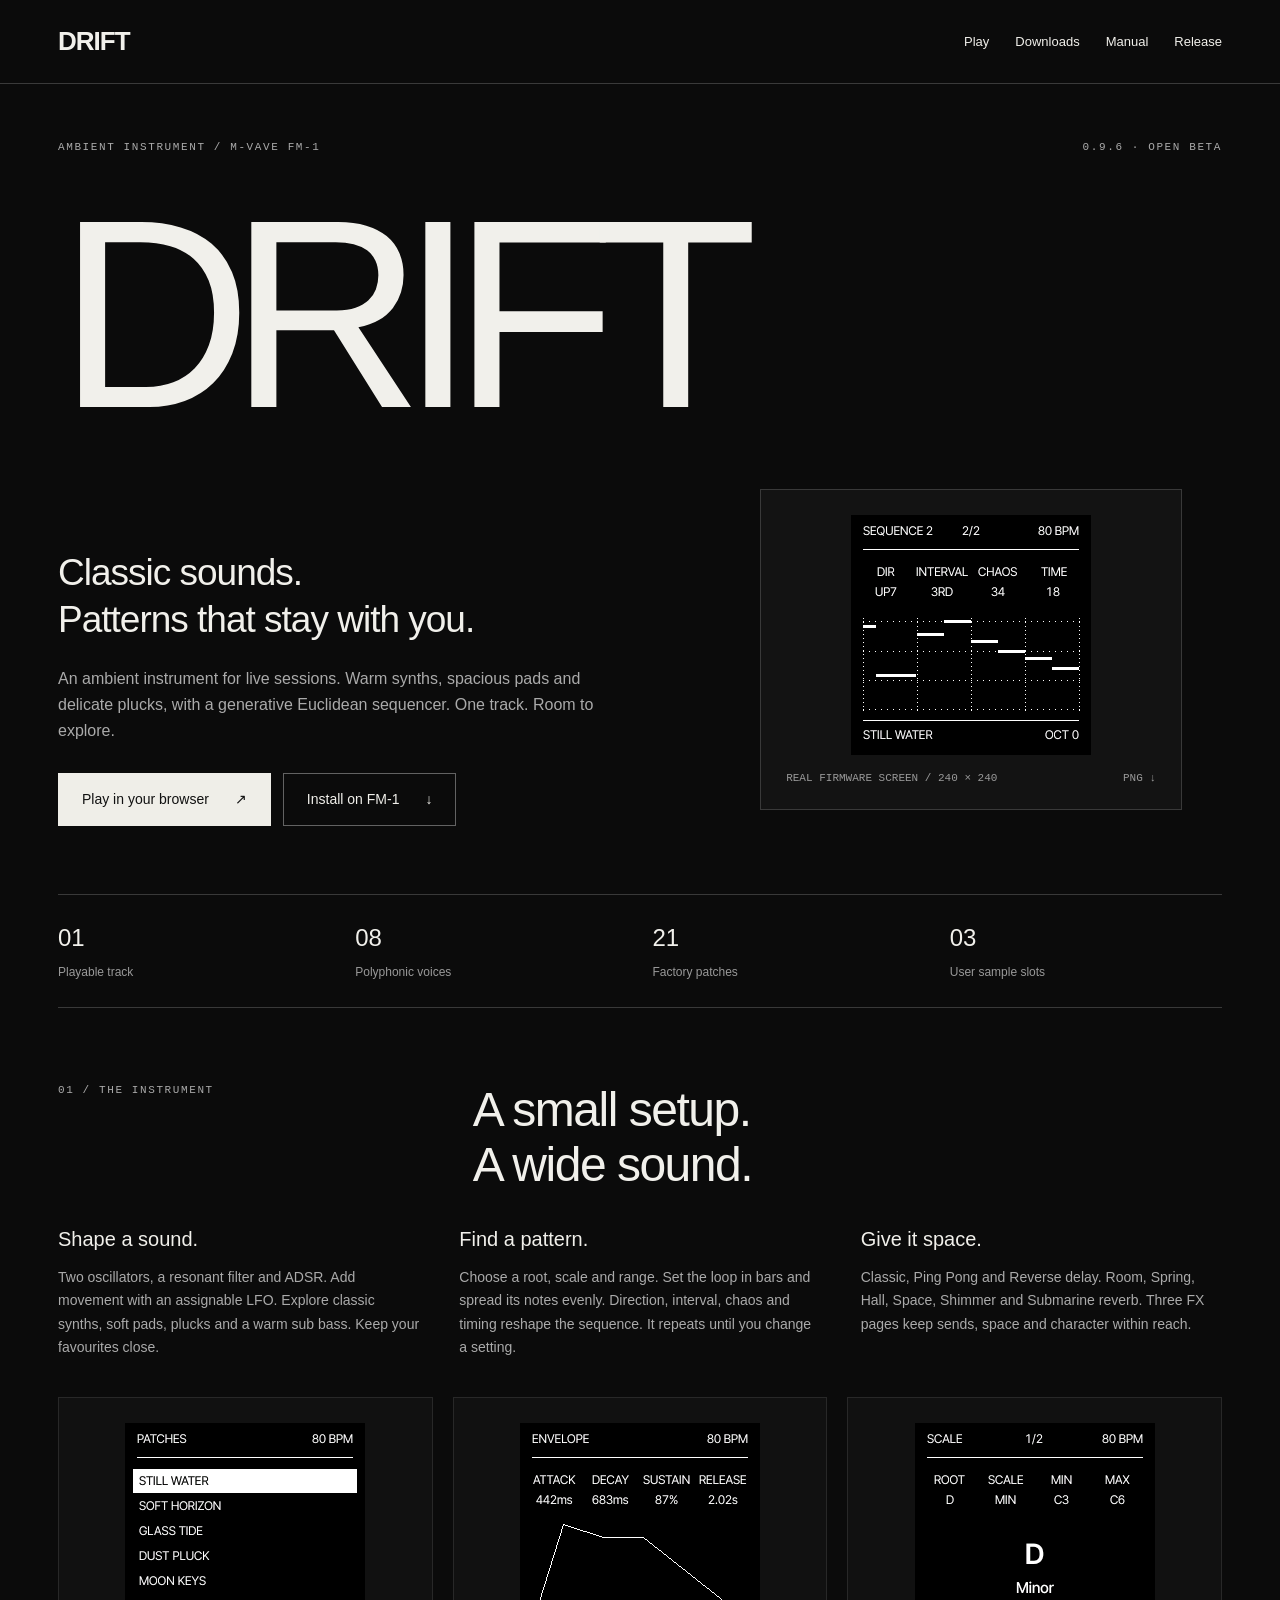
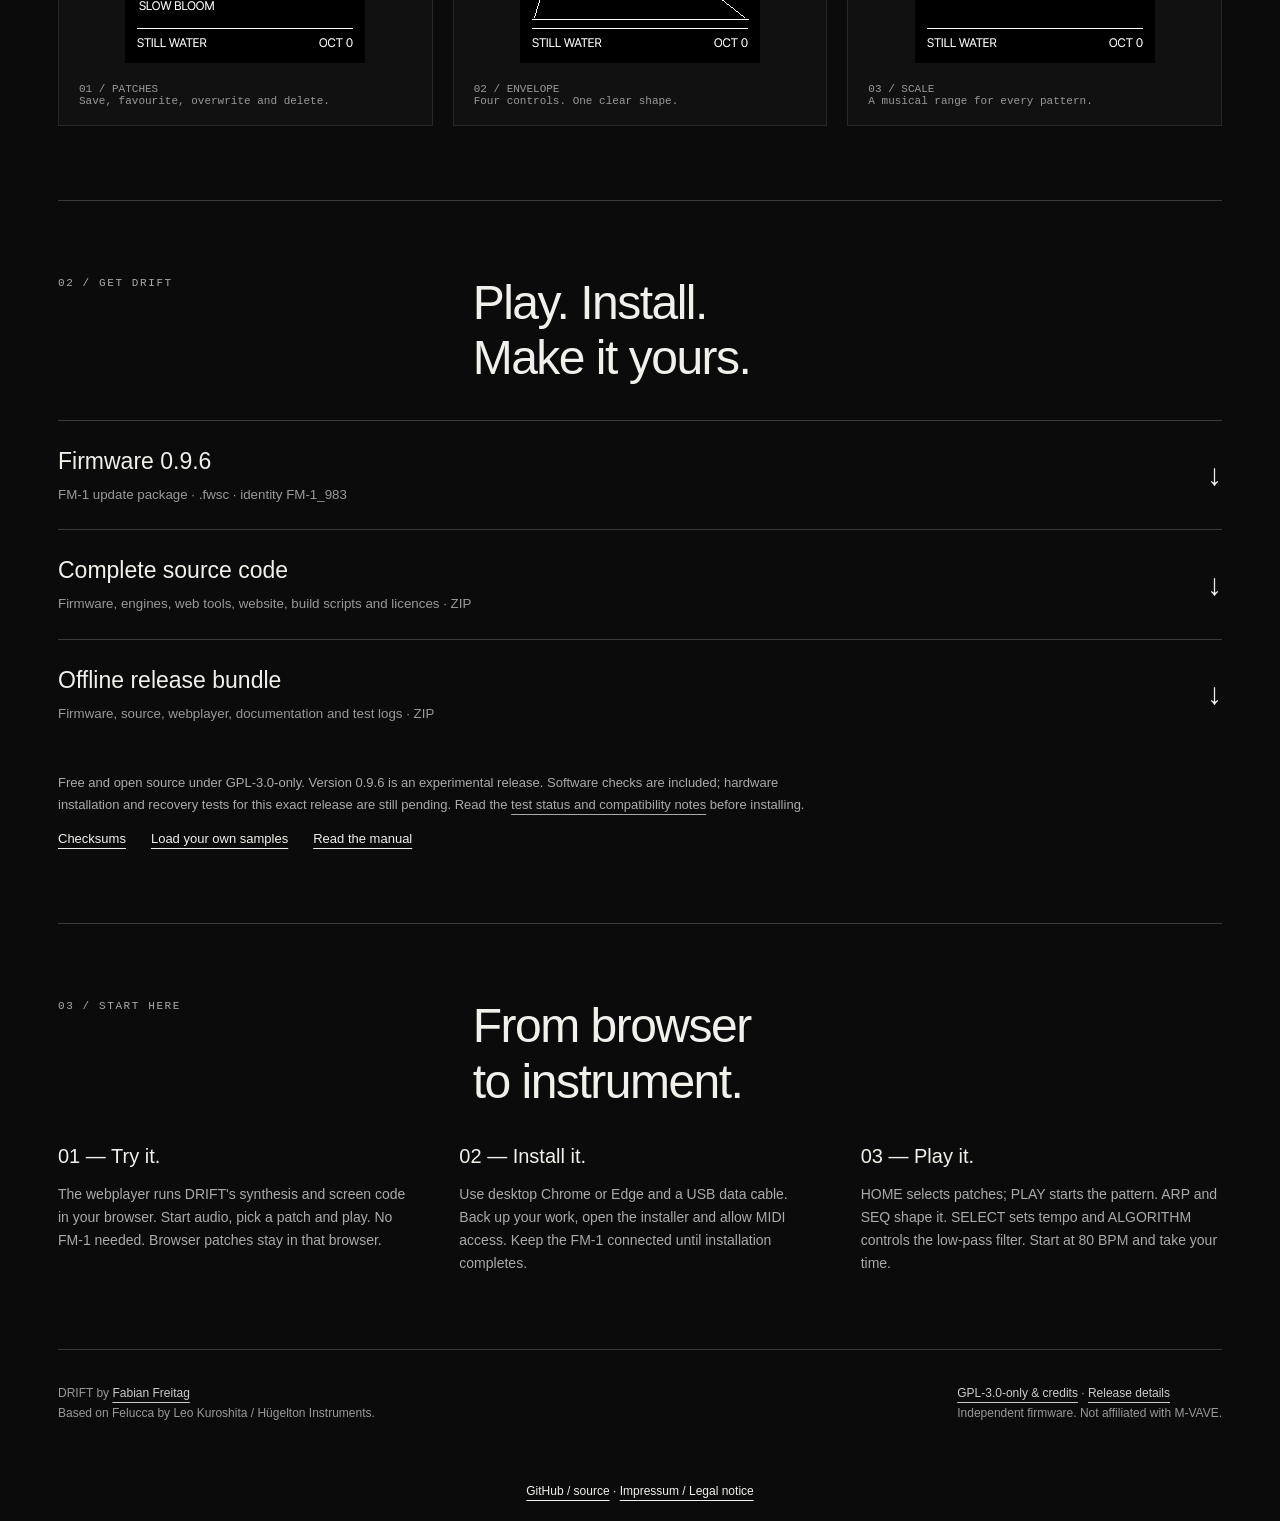
<file: web/site/index.html>
<!doctype html><html lang="en"><head><meta charset="utf-8"><meta name="viewport" content="width=device-width, initial-scale=1"><title>DRIFT — Ambient firmware for M-VAVE FM-1</title><meta name="description" content="DRIFT is an ambient instrument for M-VAVE FM-1. Classic synth sounds, pads, plucks and a generative Euclidean sequencer. Free and open source."><link rel="canonical" href="https://www.fbnfrtg.de/tools/fm1/drift/"><meta property="og:title" content="DRIFT — Ambient firmware for M-VAVE FM-1"><meta property="og:description" content="DRIFT is an ambient instrument for M-VAVE FM-1. Classic synth sounds, pads, plucks and a generative Euclidean sequencer. Free and open source."><meta property="og:type" content="website"><meta property="og:url" content="https://www.fbnfrtg.de/tools/fm1/drift/"><meta property="og:image" content="https://www.fbnfrtg.de/tools/fm1/drift/assets/drift-cover.png"><meta name="theme-color" content="#0b0b0b"><link rel="icon" href="assets/icon.svg" type="image/svg+xml"><link rel="stylesheet" href="assets/style.css"></head><body><a class="skip" href="#main">Skip to content</a><header><nav class="wrap nav" aria-label="Main navigation"><a class="brand" href="./">DRIFT</a><div class="navlinks"><a href="webplayer/">Play</a><a href="./#downloads">Downloads</a><a href="manual.html">Manual</a><a class="extra" href="release.html">Release</a></div></nav></header><main id="main" class="wrap">
<section class="hero"><div class="hero-meta eyebrow"><span>Ambient instrument / M-VAVE FM-1</span><span>0.9.6 · Open beta</span></div><h1>DRIFT</h1><div class="hero-bottom"><div><p class="lead">Classic sounds.<br>Patterns that stay with you.</p><p class="intro">An ambient instrument for live sessions. Warm synths, spacious pads and delicate plucks, with a generative Euclidean sequencer. One track. Room to explore.</p><div class="actions"><a class="button primary" href="webplayer/">Play in your browser <span aria-hidden="true">↗</span></a><a class="button" href="webplayer/install/">Install on FM-1 <span aria-hidden="true">↓</span></a></div></div><figure class="preview"><img src="assets/drift-sequence.png" width="240" height="240" alt="DRIFT's SEQUENCE 2 screen with four pattern controls and a minimal piano roll"><figcaption><span>REAL FIRMWARE SCREEN / 240 × 240</span><a href="assets/drift-sequence.png" download>PNG ↓</a></figcaption></figure></div></section>
<div class="facts"><div><strong>01</strong><span>Playable track</span></div><div><strong>08</strong><span>Polyphonic voices</span></div><div><strong>21</strong><span>Factory patches</span></div><div><strong>03</strong><span>User sample slots</span></div></div>
<section class="section"><div class="section-head"><span class="label">01 / The instrument</span><h2>A small setup.<br>A wide sound.</h2></div><div class="columns"><article><h3>Shape a sound.</h3><p>Two oscillators, a resonant filter and ADSR. Add movement with an assignable LFO. Explore classic synths, soft pads, plucks and a warm sub bass. Keep your favourites close.</p></article><article><h3>Find a pattern.</h3><p>Choose a root, scale and range. Set the loop in bars and spread its notes evenly. Direction, interval, chaos and timing reshape the sequence. It repeats until you change a setting.</p></article><article><h3>Give it space.</h3><p>Classic, Ping Pong and Reverse delay. Room, Spring, Hall, Space, Shimmer and Submarine reverb. Three FX pages keep sends, space and character within reach.</p></article></div><div class="screenstrip"><figure><img src="assets/drift-patches.png" width="240" height="240" alt="Six-row patch list"><figcaption>01 / PATCHES<br>Save, favourite, overwrite and delete.</figcaption></figure><figure><img src="assets/drift-envelope.png" width="240" height="240" alt="ADSR controls and envelope graph"><figcaption>02 / ENVELOPE<br>Four controls. One clear shape.</figcaption></figure><figure><img src="assets/drift-scale.png" width="240" height="240" alt="Scale page showing root, scale and note range"><figcaption>03 / SCALE<br>A musical range for every pattern.</figcaption></figure></div></section>
<section id="downloads" class="section"><div class="section-head"><span class="label">02 / Get DRIFT</span><h2>Play. Install.<br>Make it yours.</h2></div>
<a class="download" href="downloads/drift-fm1-0.9.6.fwsc" download><span><strong>Firmware 0.9.6</strong><small>FM-1 update package · .fwsc · identity FM-1_983</small></span><span class="arrow" aria-hidden="true">↓</span></a>
<a class="download" href="downloads/drift-0.9.6-source.zip" download><span><strong>Complete source code</strong><small>Firmware, engines, web tools, website, build scripts and licences · ZIP</small></span><span class="arrow" aria-hidden="true">↓</span></a>
<a class="download" href="downloads/drift-0.9.6-complete.zip" download><span><strong>Offline release bundle</strong><small>Firmware, source, webplayer, documentation and test logs · ZIP</small></span><span class="arrow" aria-hidden="true">↓</span></a>
<p class="note">Free and open source under GPL-3.0-only. Version 0.9.6 is an experimental release. Software checks are included; hardware installation and recovery tests for this exact release are still pending. Read the <a href="release.html">test status and compatibility notes</a> before installing.</p><div class="links"><a href="downloads/SHA256SUMS.txt">Checksums</a><a href="webplayer/samples/">Load your own samples</a><a href="manual.html">Read the manual</a></div></section>
<section class="section"><div class="section-head"><span class="label">03 / Start here</span><h2>From browser<br>to instrument.</h2></div><div class="columns"><article><h3>01 — Try it.</h3><p>The webplayer runs DRIFT's synthesis and screen code in your browser. Start audio, pick a patch and play. No FM-1 needed. Browser patches stay in that browser.</p></article><article><h3>02 — Install it.</h3><p>Use desktop Chrome or Edge and a USB data cable. Back up your work, open the installer and allow MIDI access. Keep the FM-1 connected until installation completes.</p></article><article><h3>03 — Play it.</h3><p>HOME selects patches; PLAY starts the pattern. ARP and SEQ shape it. SELECT sets tempo and ALGORITHM controls the low-pass filter. Start at 80 BPM and take your time.</p></article></div></section>
</main><footer><div class="wrap foot"><span>DRIFT by <a href="https://www.fbnfrtg.de/">Fabian Freitag</a><br>Based on Felucca by Leo Kuroshita / Hügelton Instruments.</span><span><a href="licenses.html">GPL-3.0-only &amp; credits</a> · <a href="release.html">Release details</a><br>Independent firmware. Not affiliated with M-VAVE.</span></div></footer><div style="text-align:center;padding:20px;font:12px sans-serif"><a style="color:inherit" href="https://github.com/FBNFRTG/drift-fm1">GitHub / source</a> · <a style="color:inherit" href="https://www.fbnfrtg.de/impressum/">Impressum / Legal notice</a></div></body></html>
</file>
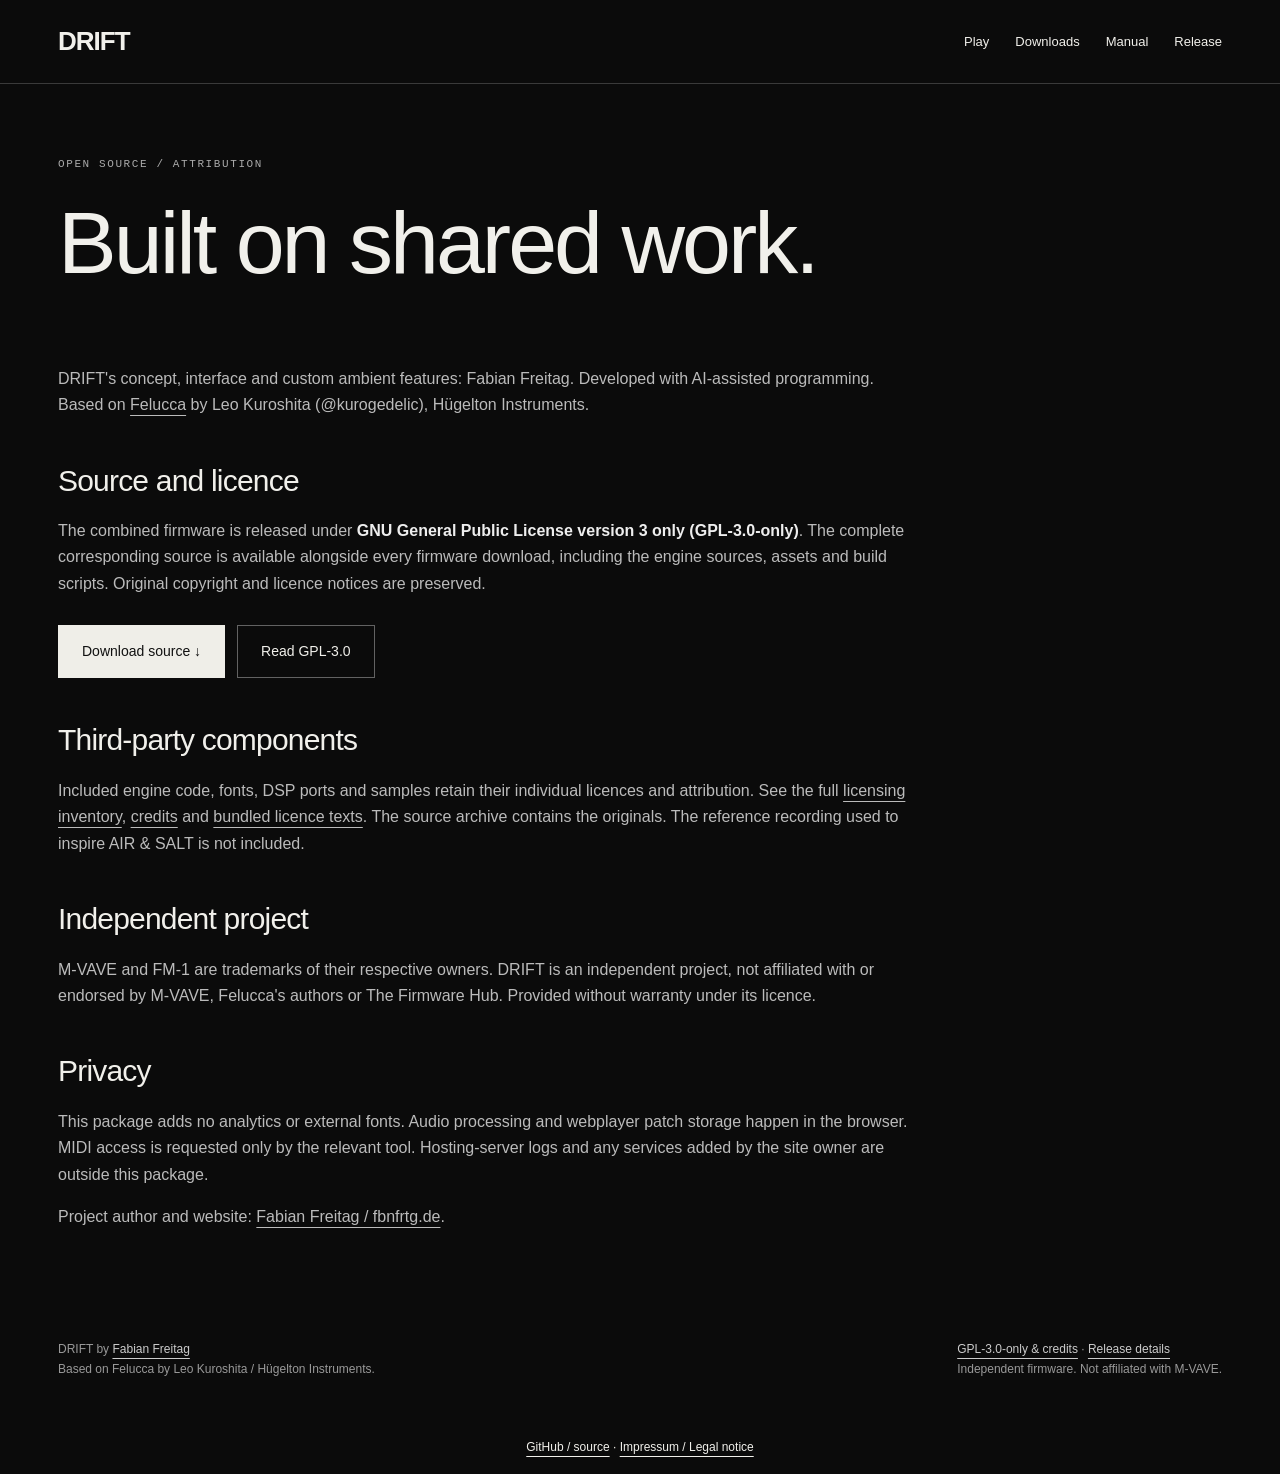
<file: web/site/licenses.html>
<!doctype html><html lang="en"><head><meta charset="utf-8"><meta name="viewport" content="width=device-width, initial-scale=1"><title>DRIFT — Licences &amp; credits</title><meta name="description" content="DRIFT is an ambient instrument for M-VAVE FM-1. Classic synth sounds, pads, plucks and a generative Euclidean sequencer. Free and open source."><link rel="canonical" href="https://www.fbnfrtg.de/tools/fm1/drift/licenses.html"><meta property="og:title" content="DRIFT — Licences &amp; credits"><meta property="og:description" content="DRIFT is an ambient instrument for M-VAVE FM-1. Classic synth sounds, pads, plucks and a generative Euclidean sequencer. Free and open source."><meta property="og:type" content="website"><meta property="og:url" content="https://www.fbnfrtg.de/tools/fm1/drift/licenses.html"><meta property="og:image" content="https://www.fbnfrtg.de/tools/fm1/drift/assets/drift-cover.png"><meta name="theme-color" content="#0b0b0b"><link rel="icon" href="assets/icon.svg" type="image/svg+xml"><link rel="stylesheet" href="assets/style.css"></head><body><a class="skip" href="#main">Skip to content</a><header><nav class="wrap nav" aria-label="Main navigation"><a class="brand" href="./">DRIFT</a><div class="navlinks"><a href="webplayer/">Play</a><a href="./#downloads">Downloads</a><a href="manual.html">Manual</a><a class="extra" href="release.html">Release</a></div></nav></header><main id="main" class="wrap"><div class="subhero"><span class="eyebrow">Open source / attribution</span><h1>Built on shared work.</h1></div><div class="prose"><p>DRIFT's concept, interface and custom ambient features: Fabian Freitag. Developed with AI-assisted programming. Based on <a href="https://github.com/hugelton/Felucca">Felucca</a> by Leo Kuroshita (@kurogedelic), Hügelton Instruments.</p><h2>Source and licence</h2><p>The combined firmware is released under <strong>GNU General Public License version 3 only (GPL-3.0-only)</strong>. The complete corresponding source is available alongside every firmware download, including the engine sources, assets and build scripts. Original copyright and licence notices are preserved.</p><div class="actions"><a class="button primary" href="downloads/drift-0.9.6-source.zip">Download source ↓</a><a class="button" href="licenses/GPL-3.0.txt">Read GPL-3.0</a></div><h2>Third-party components</h2><p>Included engine code, fonts, DSP ports and samples retain their individual licences and attribution. See the full <a href="docs/LICENSING.md">licensing inventory</a>, <a href="docs/CREDITS.md">credits</a> and <a href="licenses/index.html">bundled licence texts</a>. The source archive contains the originals. The reference recording used to inspire AIR &amp; SALT is not included.</p><h2>Independent project</h2><p>M-VAVE and FM-1 are trademarks of their respective owners. DRIFT is an independent project, not affiliated with or endorsed by M-VAVE, Felucca's authors or The Firmware Hub. Provided without warranty under its licence.</p><h2>Privacy</h2><p>This package adds no analytics or external fonts. Audio processing and webplayer patch storage happen in the browser. MIDI access is requested only by the relevant tool. Hosting-server logs and any services added by the site owner are outside this package.</p><p>Project author and website: <a href="https://www.fbnfrtg.de/">Fabian Freitag / fbnfrtg.de</a>.</p></div></main><footer><div class="wrap foot"><span>DRIFT by <a href="https://www.fbnfrtg.de/">Fabian Freitag</a><br>Based on Felucca by Leo Kuroshita / Hügelton Instruments.</span><span><a href="licenses.html">GPL-3.0-only &amp; credits</a> · <a href="release.html">Release details</a><br>Independent firmware. Not affiliated with M-VAVE.</span></div></footer><div style="text-align:center;padding:20px;font:12px sans-serif"><a style="color:inherit" href="https://github.com/FBNFRTG/drift-fm1">GitHub / source</a> · <a style="color:inherit" href="https://www.fbnfrtg.de/impressum/">Impressum / Legal notice</a></div></body></html>
</file>
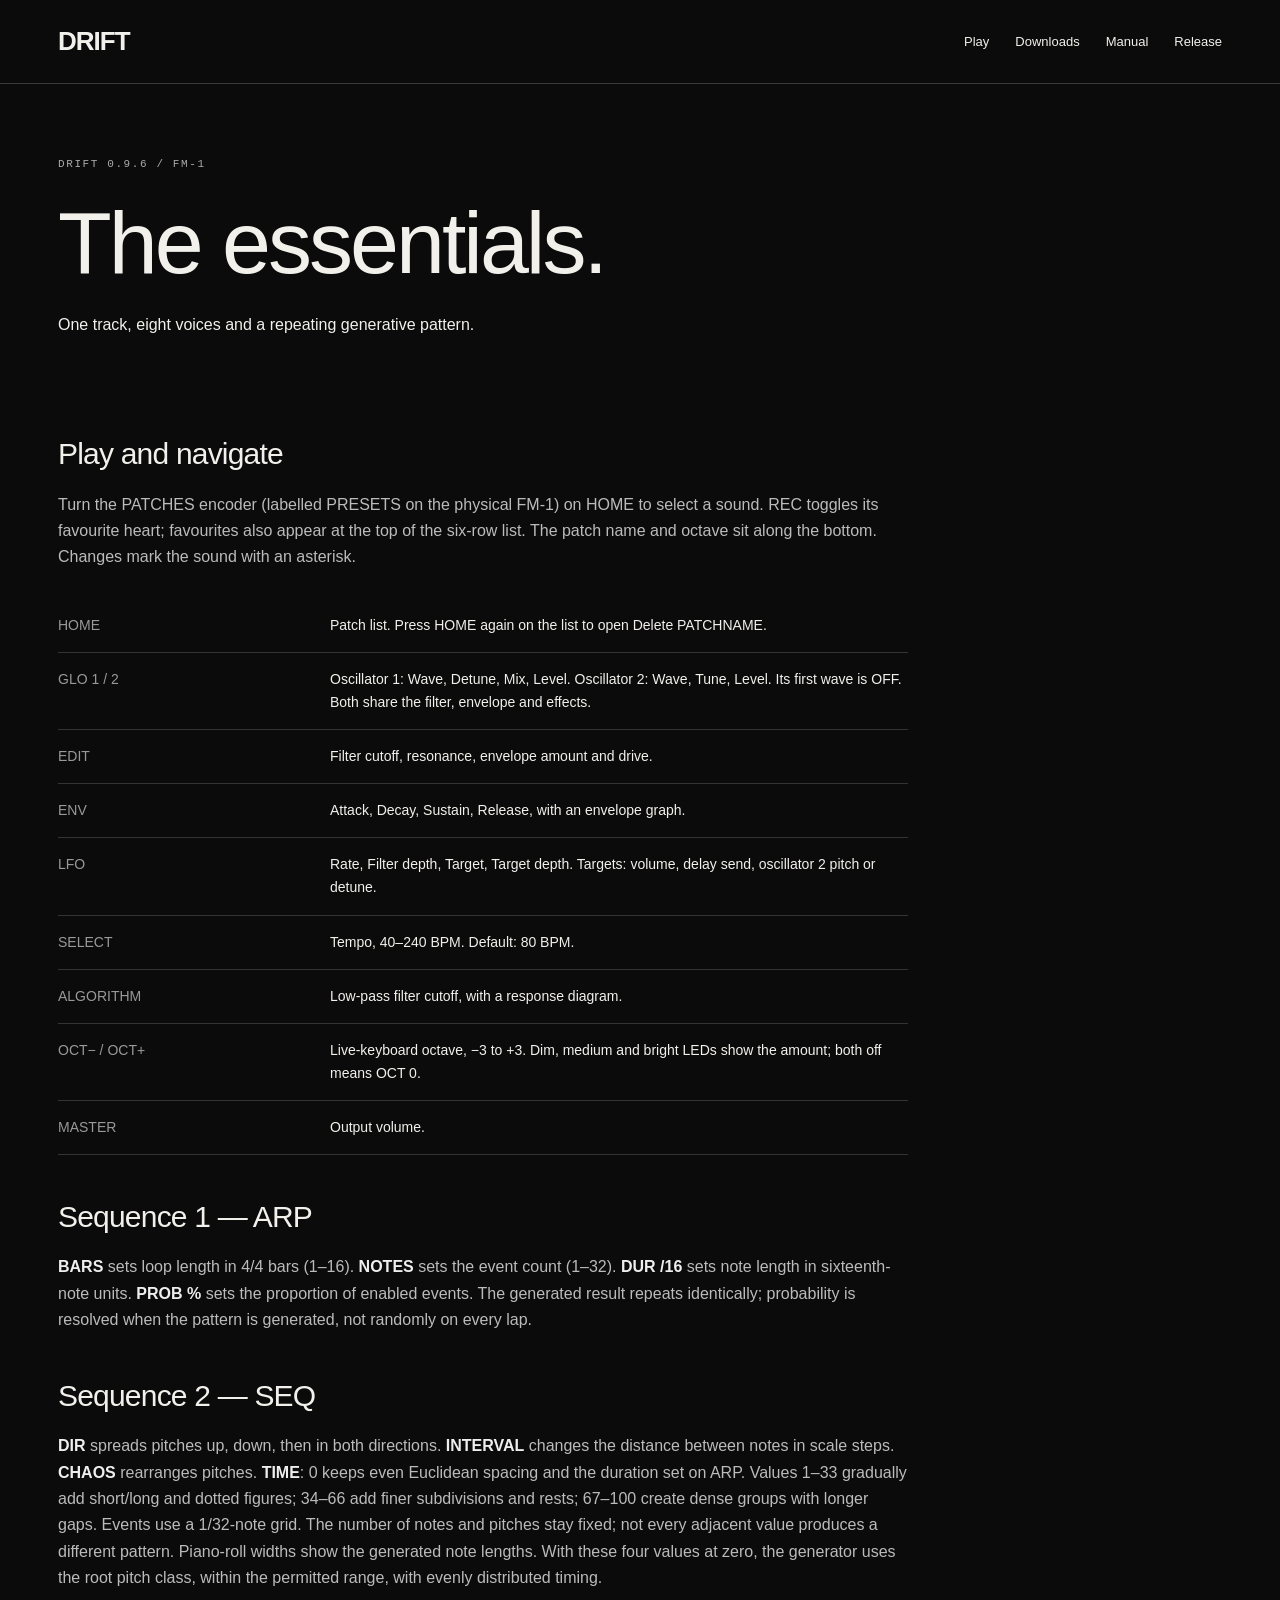
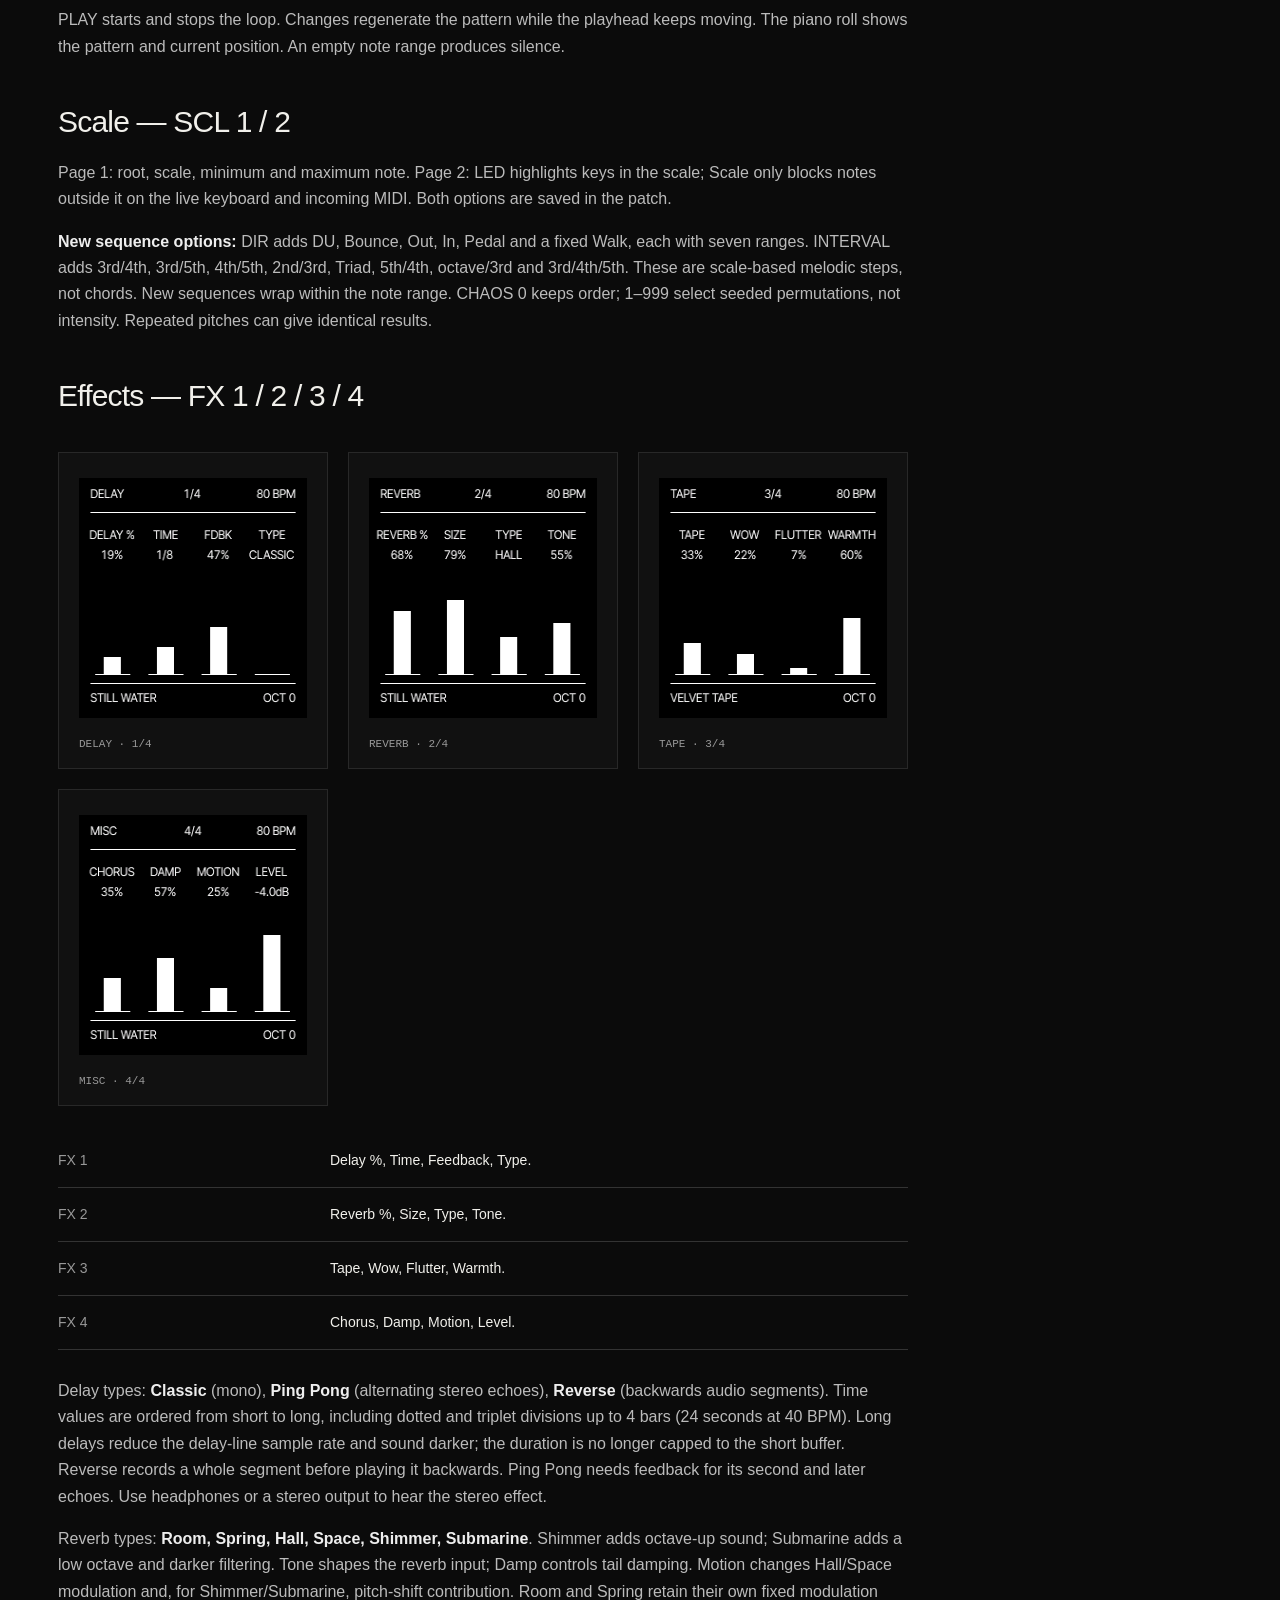
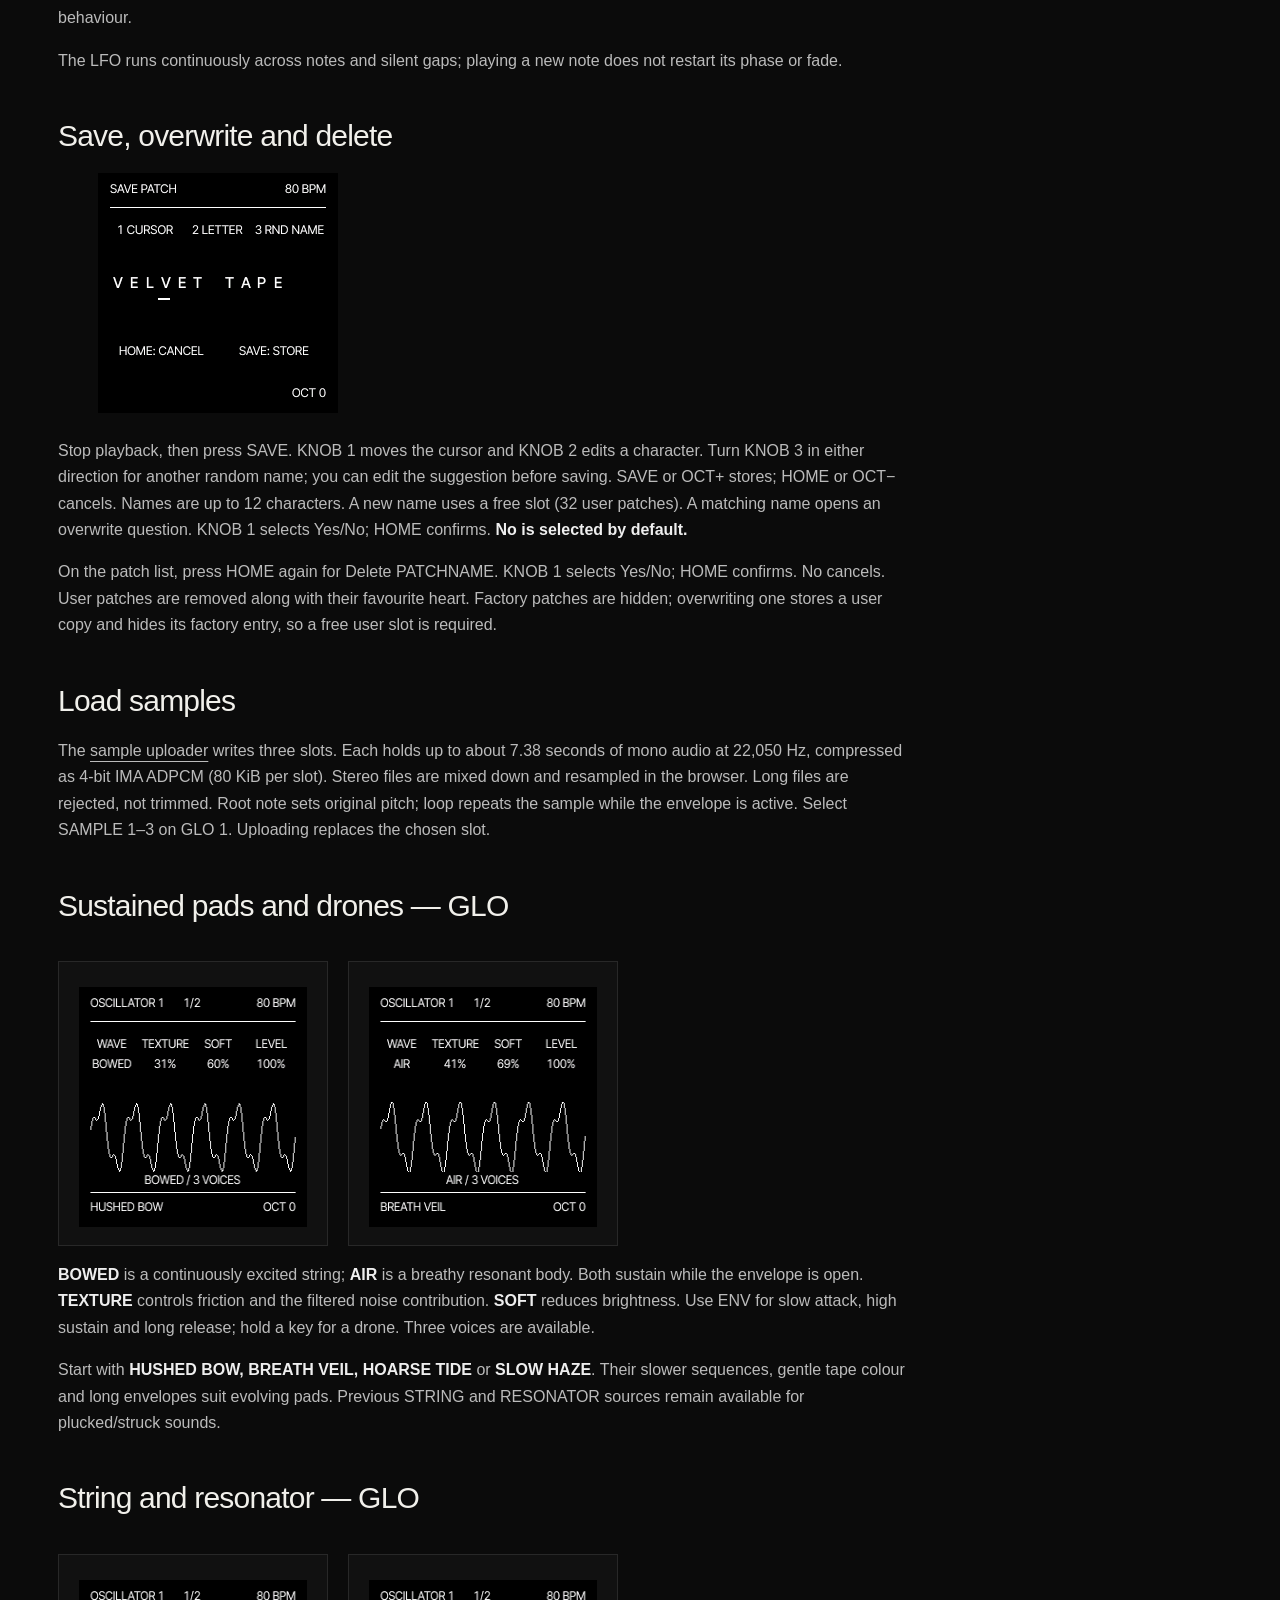
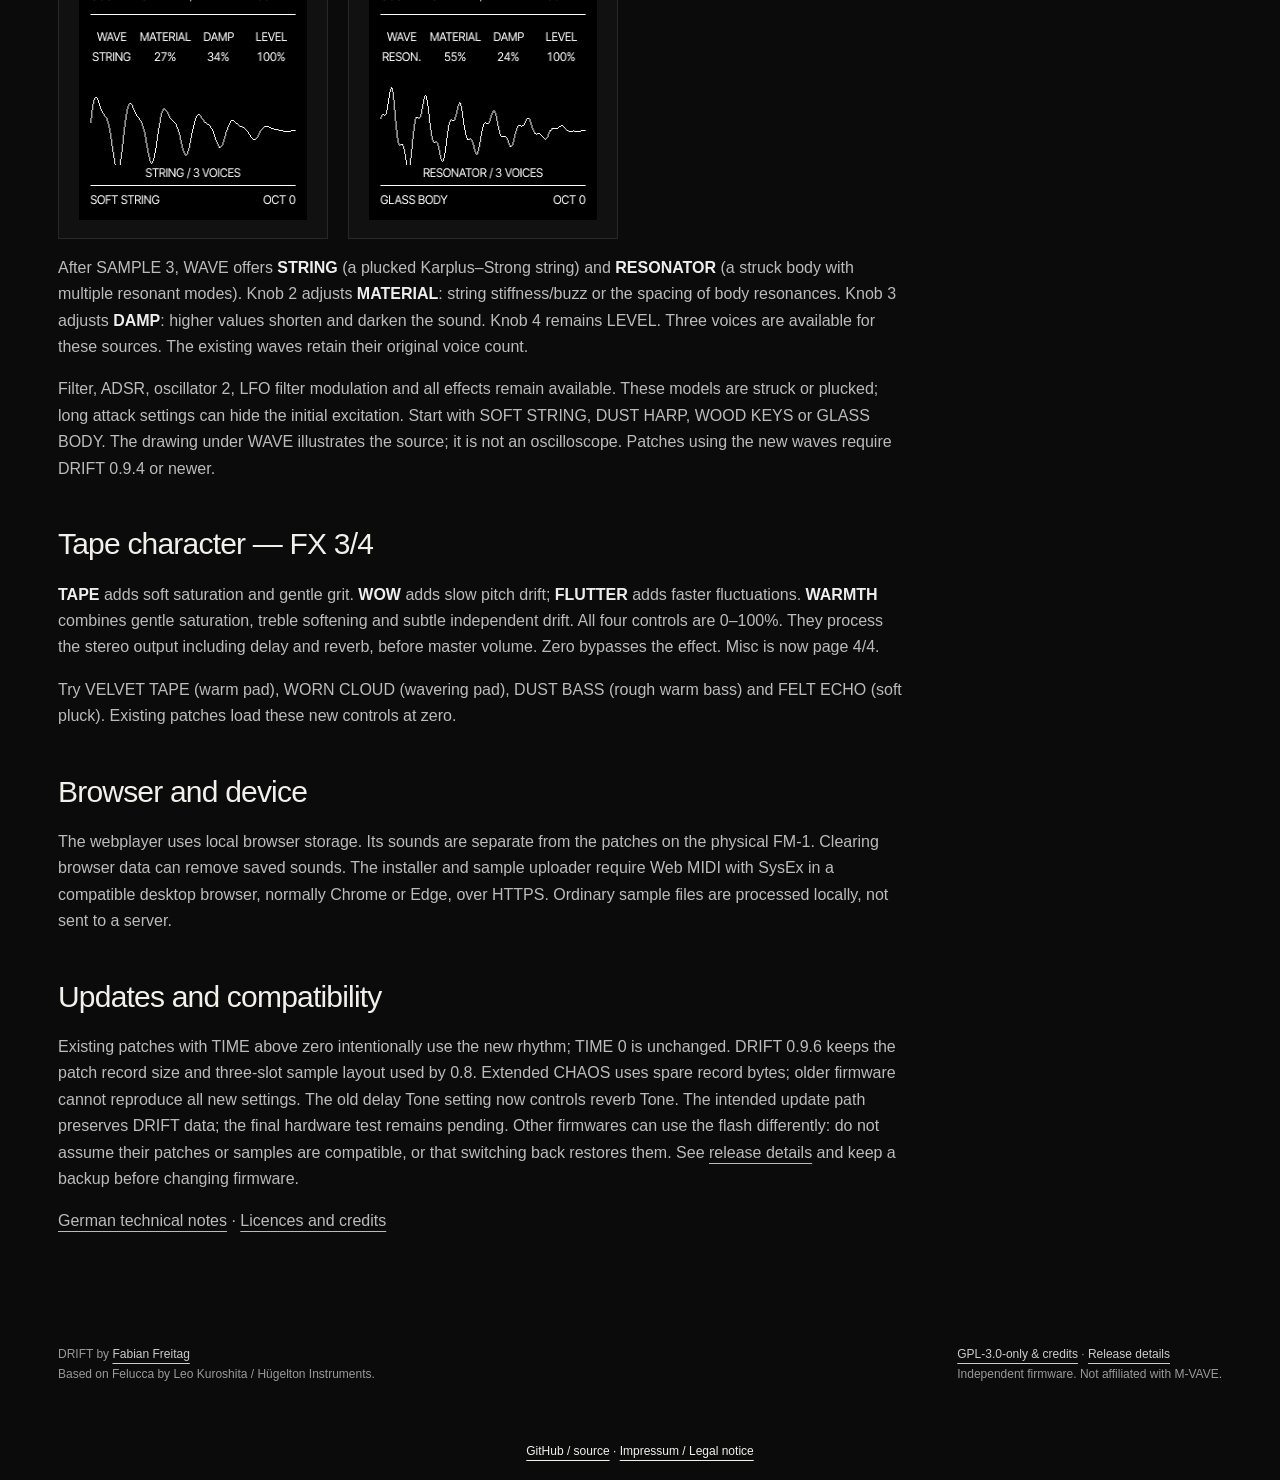
<file: web/site/manual.html>
<!doctype html><html lang="en"><head><meta charset="utf-8"><meta name="viewport" content="width=device-width, initial-scale=1"><title>DRIFT — Manual</title><meta name="description" content="DRIFT is an ambient instrument for M-VAVE FM-1. Classic synth sounds, pads, plucks and a generative Euclidean sequencer. Free and open source."><link rel="canonical" href="https://www.fbnfrtg.de/tools/fm1/drift/manual.html"><meta property="og:title" content="DRIFT — Manual"><meta property="og:description" content="DRIFT is an ambient instrument for M-VAVE FM-1. Classic synth sounds, pads, plucks and a generative Euclidean sequencer. Free and open source."><meta property="og:type" content="website"><meta property="og:url" content="https://www.fbnfrtg.de/tools/fm1/drift/manual.html"><meta property="og:image" content="https://www.fbnfrtg.de/tools/fm1/drift/assets/drift-cover.png"><meta name="theme-color" content="#0b0b0b"><link rel="icon" href="assets/icon.svg" type="image/svg+xml"><link rel="stylesheet" href="assets/style.css"></head><body><a class="skip" href="#main">Skip to content</a><header><nav class="wrap nav" aria-label="Main navigation"><a class="brand" href="./">DRIFT</a><div class="navlinks"><a href="webplayer/">Play</a><a href="./#downloads">Downloads</a><a href="manual.html">Manual</a><a class="extra" href="release.html">Release</a></div></nav></header><main id="main" class="wrap"><div class="subhero"><span class="eyebrow">DRIFT 0.9.6 / FM-1</span><h1>The essentials.</h1><p>One track, eight voices and a repeating generative pattern.</p></div><div class="prose">
<h2>Play and navigate</h2><p>Turn the PATCHES encoder (labelled PRESETS on the physical FM-1) on HOME to select a sound. REC toggles its favourite heart; favourites also appear at the top of the six-row list. The patch name and octave sit along the bottom. Changes mark the sound with an asterisk.</p>
<table class="release-table"><tbody><tr><th>HOME</th><td>Patch list. Press HOME again on the list to open Delete PATCHNAME.</td></tr><tr><th>GLO 1 / 2</th><td>Oscillator 1: Wave, Detune, Mix, Level. Oscillator 2: Wave, Tune, Level. Its first wave is OFF. Both share the filter, envelope and effects.</td></tr><tr><th>EDIT</th><td>Filter cutoff, resonance, envelope amount and drive.</td></tr><tr><th>ENV</th><td>Attack, Decay, Sustain, Release, with an envelope graph.</td></tr><tr><th>LFO</th><td>Rate, Filter depth, Target, Target depth. Targets: volume, delay send, oscillator 2 pitch or detune.</td></tr><tr><th>SELECT</th><td>Tempo, 40–240 BPM. Default: 80 BPM.</td></tr><tr><th>ALGORITHM</th><td>Low-pass filter cutoff, with a response diagram.</td></tr><tr><th>OCT− / OCT+</th><td>Live-keyboard octave, −3 to +3. Dim, medium and bright LEDs show the amount; both off means OCT 0.</td></tr><tr><th>MASTER</th><td>Output volume.</td></tr></tbody></table>
<h2>Sequence 1 — ARP</h2><p><strong>BARS</strong> sets loop length in 4/4 bars (1–16). <strong>NOTES</strong> sets the event count (1–32). <strong>DUR /16</strong> sets note length in sixteenth-note units. <strong>PROB %</strong> sets the proportion of enabled events. The generated result repeats identically; probability is resolved when the pattern is generated, not randomly on every lap.</p>
<h2>Sequence 2 — SEQ</h2><p><strong>DIR</strong> spreads pitches up, down, then in both directions. <strong>INTERVAL</strong> changes the distance between notes in scale steps. <strong>CHAOS</strong> rearranges pitches. <strong>TIME</strong>: 0 keeps even Euclidean spacing and the duration set on ARP. Values 1–33 gradually add short/long and dotted figures; 34–66 add finer subdivisions and rests; 67–100 create dense groups with longer gaps. Events use a 1/32-note grid. The number of notes and pitches stay fixed; not every adjacent value produces a different pattern. Piano-roll widths show the generated note lengths. With these four values at zero, the generator uses the root pitch class, within the permitted range, with evenly distributed timing.</p><p>PLAY starts and stops the loop. Changes regenerate the pattern while the playhead keeps moving. The piano roll shows the pattern and current position. An empty note range produces silence.</p>
<h2>Scale — SCL 1 / 2</h2><p>Page 1: root, scale, minimum and maximum note. Page 2: LED highlights keys in the scale; Scale only blocks notes outside it on the live keyboard and incoming MIDI. Both options are saved in the patch.</p>
<p><strong>New sequence options:</strong> DIR adds DU, Bounce, Out, In, Pedal and a fixed Walk, each with seven ranges. INTERVAL adds 3rd/4th, 3rd/5th, 4th/5th, 2nd/3rd, Triad, 5th/4th, octave/3rd and 3rd/4th/5th. These are scale-based melodic steps, not chords. New sequences wrap within the note range. CHAOS 0 keeps order; 1–999 select seeded permutations, not intensity. Repeated pitches can give identical results.</p><h2>Effects — FX 1 / 2 / 3 / 4</h2><div class="screenstrip"><figure><img src="assets/drift-delay.png" width="240" height="240" alt="Delay controls"><figcaption>DELAY · 1/4</figcaption></figure><figure><img src="assets/drift-reverb.png" width="240" height="240" alt="Reverb controls"><figcaption>REVERB · 2/4</figcaption></figure><figure><img src="assets/drift-tape.png" width="240" height="240" alt="Tape controls"><figcaption>TAPE · 3/4</figcaption></figure><figure><img src="assets/drift-misc.png" width="240" height="240" alt="Misc effects controls"><figcaption>MISC · 4/4</figcaption></figure></div><table class="release-table"><tbody><tr><th>FX 1</th><td>Delay %, Time, Feedback, Type.</td></tr><tr><th>FX 2</th><td>Reverb %, Size, Type, Tone.</td></tr><tr><th>FX 3</th><td>Tape, Wow, Flutter, Warmth.</td></tr><tr><th>FX 4</th><td>Chorus, Damp, Motion, Level.</td></tr></tbody></table><p>Delay types: <strong>Classic</strong> (mono), <strong>Ping Pong</strong> (alternating stereo echoes), <strong>Reverse</strong> (backwards audio segments). Time values are ordered from short to long, including dotted and triplet divisions up to 4 bars (24 seconds at 40 BPM). Long delays reduce the delay-line sample rate and sound darker; the duration is no longer capped to the short buffer. Reverse records a whole segment before playing it backwards. Ping Pong needs feedback for its second and later echoes. Use headphones or a stereo output to hear the stereo effect.</p><p>Reverb types: <strong>Room, Spring, Hall, Space, Shimmer, Submarine</strong>. Shimmer adds octave-up sound; Submarine adds a low octave and darker filtering. Tone shapes the reverb input; Damp controls tail damping. Motion changes Hall/Space modulation and, for Shimmer/Submarine, pitch-shift contribution. Room and Spring retain their own fixed modulation behaviour.</p>
<p>The LFO runs continuously across notes and silent gaps; playing a new note does not restart its phase or fade.</p><h2>Save, overwrite and delete</h2><figure><img src="assets/drift-save.png" width="240" height="240" alt="Save Patch: three knob labels above the name; HOME CANCEL and SAVE STORE below"></figure><p>Stop playback, then press SAVE. KNOB 1 moves the cursor and KNOB 2 edits a character. Turn KNOB 3 in either direction for another random name; you can edit the suggestion before saving. SAVE or OCT+ stores; HOME or OCT− cancels. Names are up to 12 characters. A new name uses a free slot (32 user patches). A matching name opens an overwrite question. KNOB 1 selects Yes/No; HOME confirms. <strong>No is selected by default.</strong></p><p>On the patch list, press HOME again for Delete PATCHNAME. KNOB 1 selects Yes/No; HOME confirms. No cancels. User patches are removed along with their favourite heart. Factory patches are hidden; overwriting one stores a user copy and hides its factory entry, so a free user slot is required.</p>
<h2>Load samples</h2><p>The <a href="webplayer/samples/">sample uploader</a> writes three slots. Each holds up to about 7.38 seconds of mono audio at 22,050 Hz, compressed as 4-bit IMA ADPCM (80 KiB per slot). Stereo files are mixed down and resampled in the browser. Long files are rejected, not trimmed. Root note sets original pitch; loop repeats the sample while the envelope is active. Select SAMPLE 1–3 on GLO 1. Uploading replaces the chosen slot.</p>
<h2>Sustained pads and drones — GLO</h2><div class="screenstrip"><figure><img src="assets/drift-bowed.png" width="240" height="240" alt="BOWED with Texture and Soft controls"></figure><figure><img src="assets/drift-air.png" width="240" height="240" alt="AIR with Texture and Soft controls"></figure></div><p><strong>BOWED</strong> is a continuously excited string; <strong>AIR</strong> is a breathy resonant body. Both sustain while the envelope is open. <strong>TEXTURE</strong> controls friction and the filtered noise contribution. <strong>SOFT</strong> reduces brightness. Use ENV for slow attack, high sustain and long release; hold a key for a drone. Three voices are available.</p><p>Start with <strong>HUSHED BOW, BREATH VEIL, HOARSE TIDE</strong> or <strong>SLOW HAZE</strong>. Their slower sequences, gentle tape colour and long envelopes suit evolving pads. Previous STRING and RESONATOR sources remain available for plucked/struck sounds.</p><h2>String and resonator — GLO</h2><div class="screenstrip"><figure><img src="assets/drift-string.png" width="240" height="240" alt="STRING with Material and Damp controls"></figure><figure><img src="assets/drift-resonator.png" width="240" height="240" alt="RESONATOR with Material and Damp controls"></figure></div><p>After SAMPLE 3, WAVE offers <strong>STRING</strong> (a plucked Karplus–Strong string) and <strong>RESONATOR</strong> (a struck body with multiple resonant modes). Knob 2 adjusts <strong>MATERIAL</strong>: string stiffness/buzz or the spacing of body resonances. Knob 3 adjusts <strong>DAMP</strong>: higher values shorten and darken the sound. Knob 4 remains LEVEL. Three voices are available for these sources. The existing waves retain their original voice count.</p><p>Filter, ADSR, oscillator 2, LFO filter modulation and all effects remain available. These models are struck or plucked; long attack settings can hide the initial excitation. Start with SOFT STRING, DUST HARP, WOOD KEYS or GLASS BODY. The drawing under WAVE illustrates the source; it is not an oscilloscope. Patches using the new waves require DRIFT 0.9.4 or newer.</p><h2>Tape character — FX 3/4</h2><p><strong>TAPE</strong> adds soft saturation and gentle grit. <strong>WOW</strong> adds slow pitch drift; <strong>FLUTTER</strong> adds faster fluctuations. <strong>WARMTH</strong> combines gentle saturation, treble softening and subtle independent drift. All four controls are 0–100%. They process the stereo output including delay and reverb, before master volume. Zero bypasses the effect. Misc is now page 4/4.</p><p>Try VELVET TAPE (warm pad), WORN CLOUD (wavering pad), DUST BASS (rough warm bass) and FELT ECHO (soft pluck). Existing patches load these new controls at zero.</p><h2>Browser and device</h2><p>The webplayer uses local browser storage. Its sounds are separate from the patches on the physical FM-1. Clearing browser data can remove saved sounds. The installer and sample uploader require Web MIDI with SysEx in a compatible desktop browser, normally Chrome or Edge, over HTTPS. Ordinary sample files are processed locally, not sent to a server.</p><h2>Updates and compatibility</h2><p>Existing patches with TIME above zero intentionally use the new rhythm; TIME 0 is unchanged. DRIFT 0.9.6 keeps the patch record size and three-slot sample layout used by 0.8. Extended CHAOS uses spare record bytes; older firmware cannot reproduce all new settings. The old delay Tone setting now controls reverb Tone. The intended update path preserves DRIFT data; the final hardware test remains pending. Other firmwares can use the flash differently: do not assume their patches or samples are compatible, or that switching back restores them. See <a href="release.html">release details</a> and keep a backup before changing firmware.</p><p><a href="docs/README-DRIFT.md">German technical notes</a> · <a href="licenses.html">Licences and credits</a></p></div></main><footer><div class="wrap foot"><span>DRIFT by <a href="https://www.fbnfrtg.de/">Fabian Freitag</a><br>Based on Felucca by Leo Kuroshita / Hügelton Instruments.</span><span><a href="licenses.html">GPL-3.0-only &amp; credits</a> · <a href="release.html">Release details</a><br>Independent firmware. Not affiliated with M-VAVE.</span></div></footer><div style="text-align:center;padding:20px;font:12px sans-serif"><a style="color:inherit" href="https://github.com/FBNFRTG/drift-fm1">GitHub / source</a> · <a style="color:inherit" href="https://www.fbnfrtg.de/impressum/">Impressum / Legal notice</a></div></body></html>
</file>
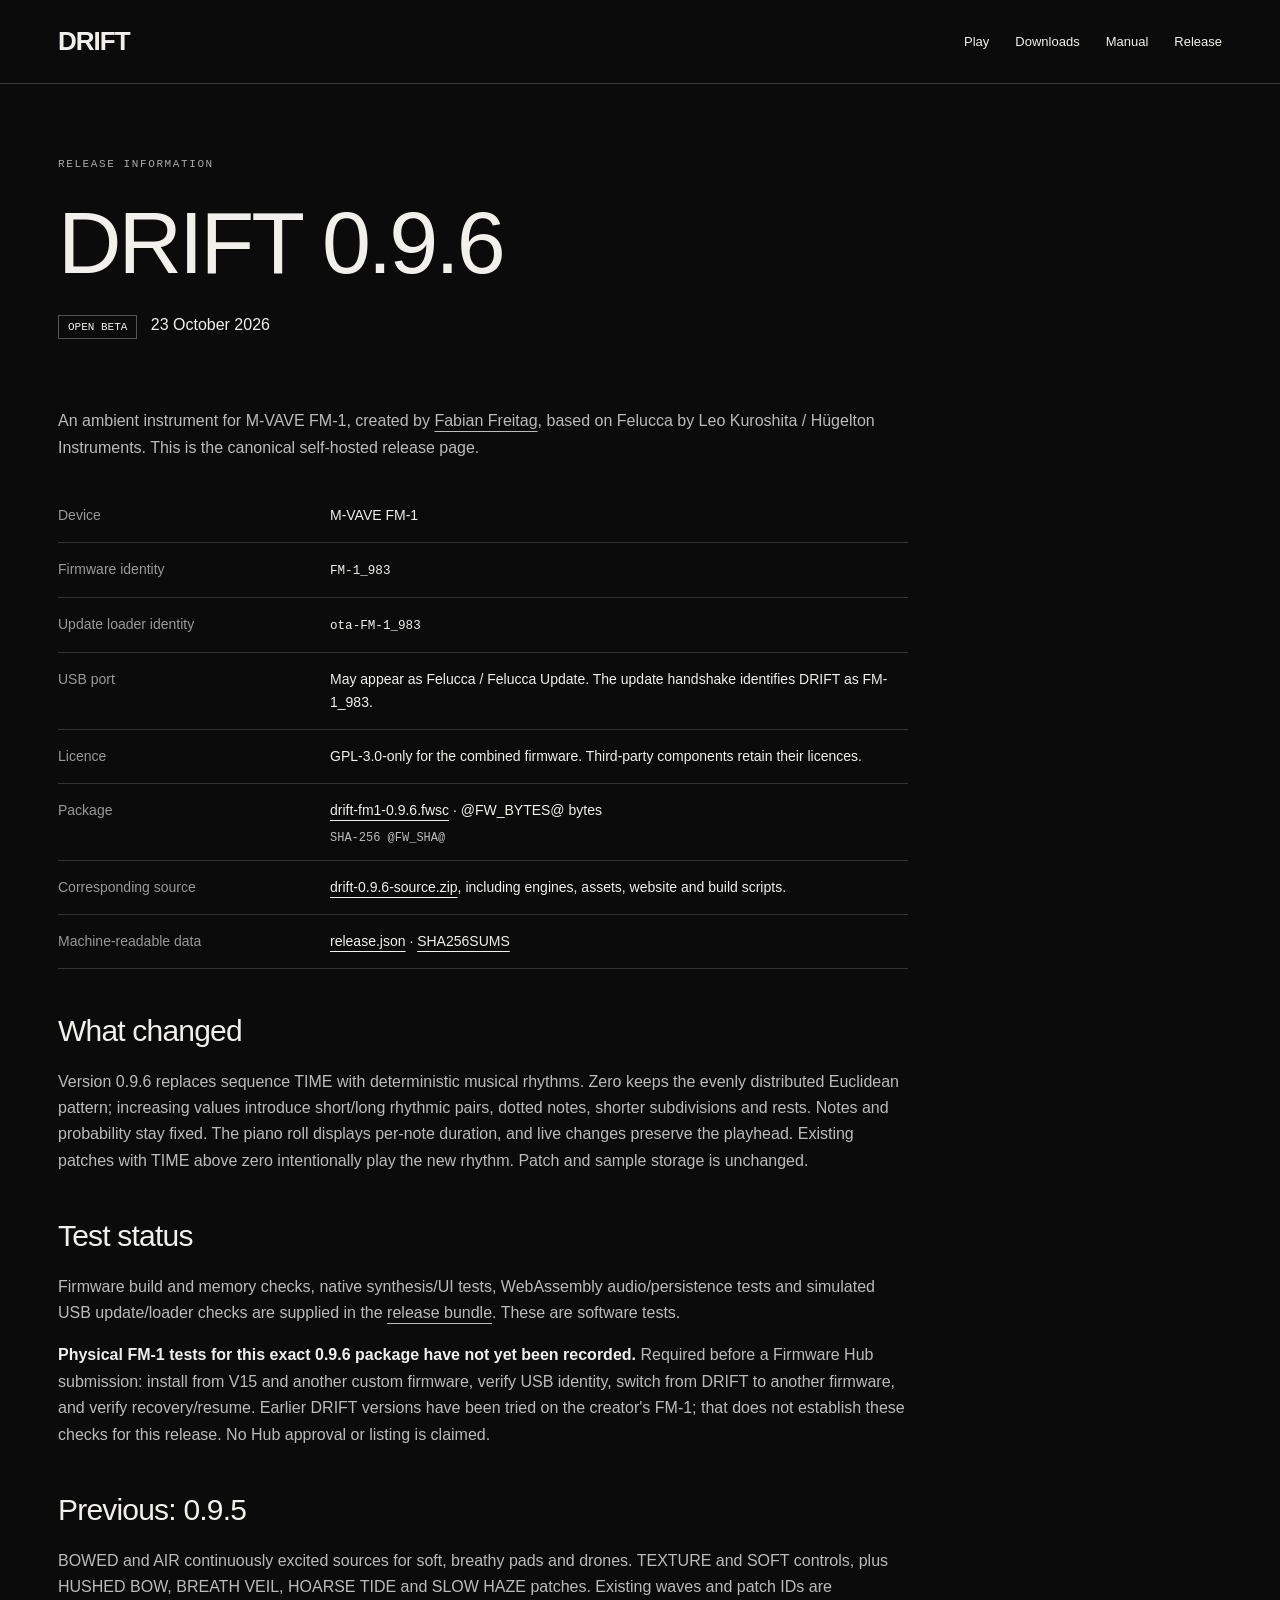
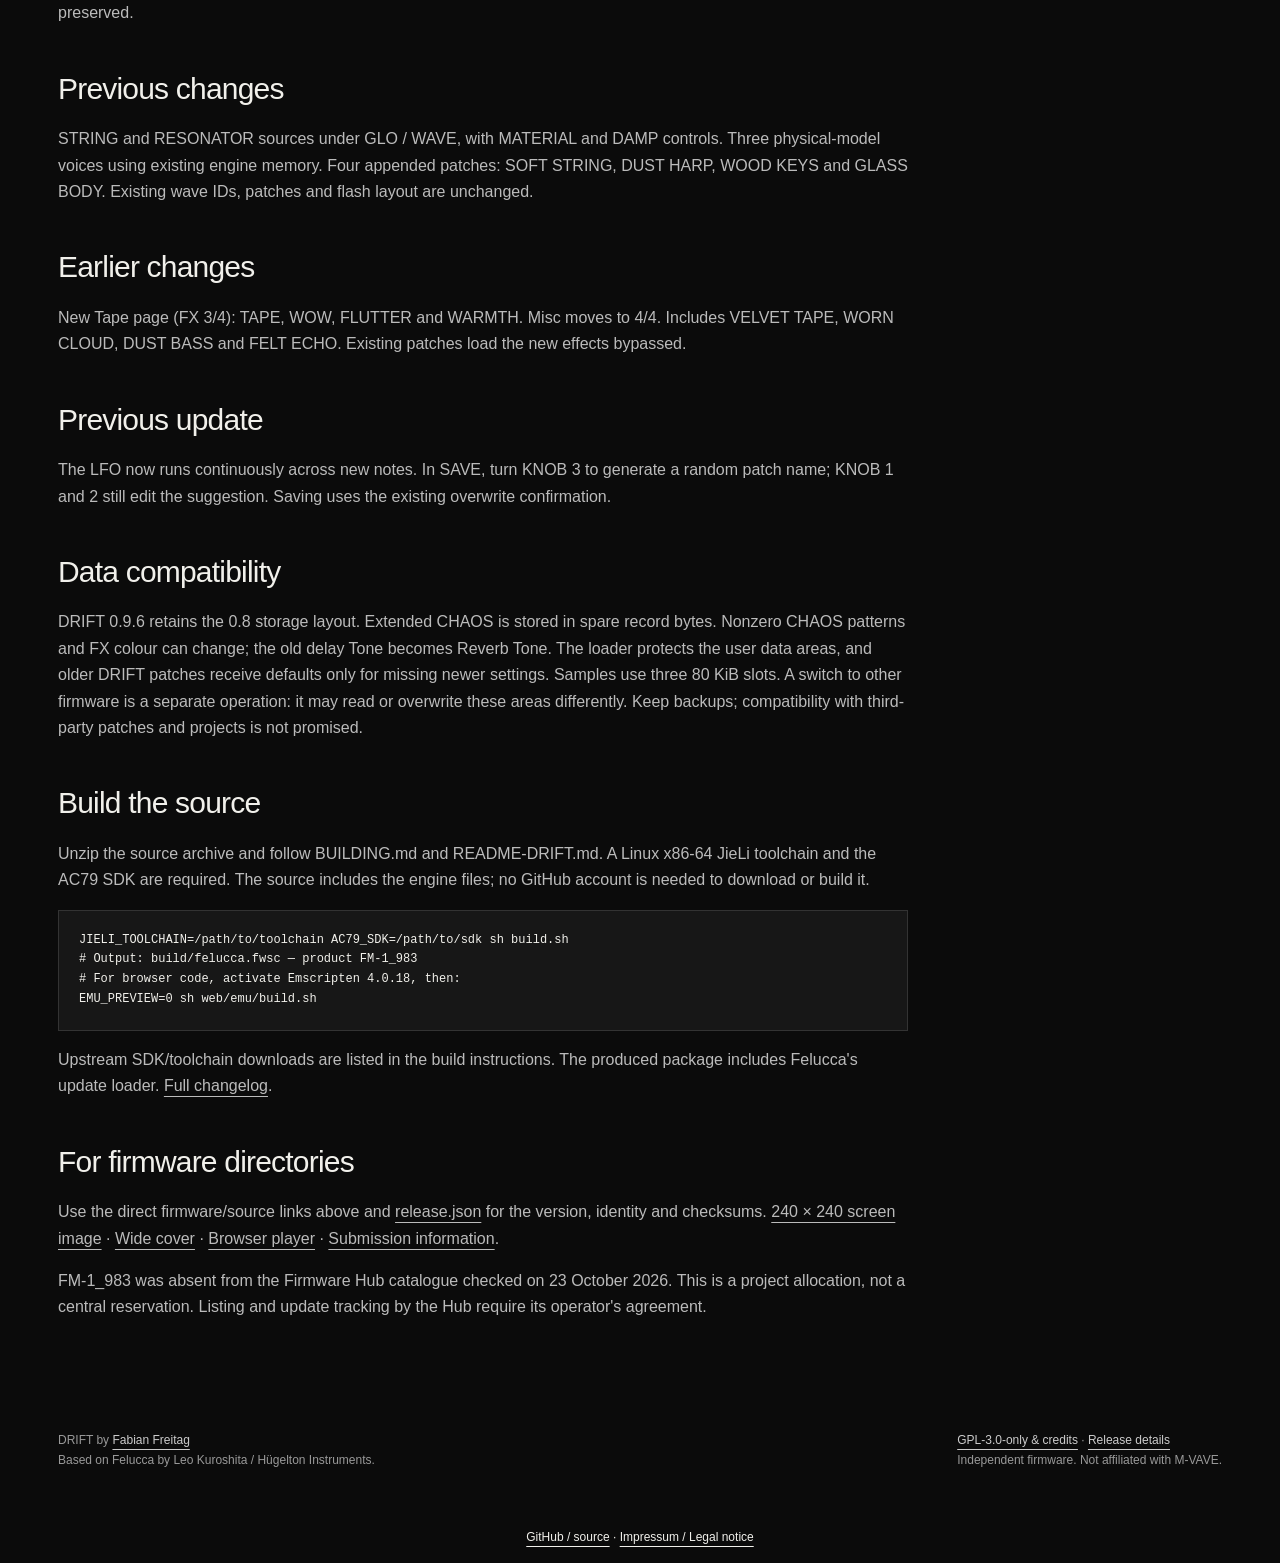
<file: web/site/release.html>
<!doctype html><html lang="en"><head><meta charset="utf-8"><meta name="viewport" content="width=device-width, initial-scale=1"><title>DRIFT — Release 0.9.6</title><meta name="description" content="DRIFT is an ambient instrument for M-VAVE FM-1. Classic synth sounds, pads, plucks and a generative Euclidean sequencer. Free and open source."><link rel="canonical" href="https://www.fbnfrtg.de/tools/fm1/drift/release.html"><meta property="og:title" content="DRIFT — Release 0.9.6"><meta property="og:description" content="DRIFT is an ambient instrument for M-VAVE FM-1. Classic synth sounds, pads, plucks and a generative Euclidean sequencer. Free and open source."><meta property="og:type" content="website"><meta property="og:url" content="https://www.fbnfrtg.de/tools/fm1/drift/release.html"><meta property="og:image" content="https://www.fbnfrtg.de/tools/fm1/drift/assets/drift-cover.png"><meta name="theme-color" content="#0b0b0b"><link rel="icon" href="assets/icon.svg" type="image/svg+xml"><link rel="stylesheet" href="assets/style.css"></head><body><a class="skip" href="#main">Skip to content</a><header><nav class="wrap nav" aria-label="Main navigation"><a class="brand" href="./">DRIFT</a><div class="navlinks"><a href="webplayer/">Play</a><a href="./#downloads">Downloads</a><a href="manual.html">Manual</a><a class="extra" href="release.html">Release</a></div></nav></header><main id="main" class="wrap"><div class="subhero"><span class="eyebrow">Release information</span><h1>DRIFT 0.9.6</h1><p><span class="pill">OPEN BETA</span> &nbsp; 23 October 2026</p></div><div class="prose"><p>An ambient instrument for M-VAVE FM-1, created by <a href="https://www.fbnfrtg.de/">Fabian Freitag</a>, based on Felucca by Leo Kuroshita / Hügelton Instruments. This is the canonical self-hosted release page.</p>
<table class="release-table"><tbody><tr><th>Device</th><td>M-VAVE FM-1</td></tr><tr><th>Firmware identity</th><td><code>FM-1_983</code></td></tr><tr><th>Update loader identity</th><td><code>ota-FM-1_983</code></td></tr><tr><th>USB port</th><td>May appear as Felucca / Felucca Update. The update handshake identifies DRIFT as FM-1_983.</td></tr><tr><th>Licence</th><td>GPL-3.0-only for the combined firmware. Third-party components retain their licences.</td></tr><tr><th>Package</th><td><a href="downloads/drift-fm1-0.9.6.fwsc">drift-fm1-0.9.6.fwsc</a> · @FW_BYTES@ bytes<span class="hash">SHA-256 @FW_SHA@</span></td></tr><tr><th>Corresponding source</th><td><a href="downloads/drift-0.9.6-source.zip">drift-0.9.6-source.zip</a>, including engines, assets, website and build scripts.</td></tr><tr><th>Machine-readable data</th><td><a href="release.json">release.json</a> · <a href="downloads/SHA256SUMS.txt">SHA256SUMS</a></td></tr></tbody></table>
<h2>What changed</h2><p>Version 0.9.6 replaces sequence TIME with deterministic musical rhythms. Zero keeps the evenly distributed Euclidean pattern; increasing values introduce short/long rhythmic pairs, dotted notes, shorter subdivisions and rests. Notes and probability stay fixed. The piano roll displays per-note duration, and live changes preserve the playhead. Existing patches with TIME above zero intentionally play the new rhythm. Patch and sample storage is unchanged.</p><h2>Test status</h2><p>Firmware build and memory checks, native synthesis/UI tests, WebAssembly audio/persistence tests and simulated USB update/loader checks are supplied in the <a href="downloads/drift-0.9.6-complete.zip">release bundle</a>. These are software tests.</p><p><strong>Physical FM-1 tests for this exact 0.9.6 package have not yet been recorded.</strong> Required before a Firmware Hub submission: install from V15 and another custom firmware, verify USB identity, switch from DRIFT to another firmware, and verify recovery/resume. Earlier DRIFT versions have been tried on the creator's FM-1; that does not establish these checks for this release. No Hub approval or listing is claimed.</p><h2>Previous: 0.9.5</h2><p>BOWED and AIR continuously excited sources for soft, breathy pads and drones. TEXTURE and SOFT controls, plus HUSHED BOW, BREATH VEIL, HOARSE TIDE and SLOW HAZE patches. Existing waves and patch IDs are preserved.</p><h2>Previous changes</h2><p>STRING and RESONATOR sources under GLO / WAVE, with MATERIAL and DAMP controls. Three physical-model voices using existing engine memory. Four appended patches: SOFT STRING, DUST HARP, WOOD KEYS and GLASS BODY. Existing wave IDs, patches and flash layout are unchanged.</p><h2>Earlier changes</h2><p>New Tape page (FX 3/4): TAPE, WOW, FLUTTER and WARMTH. Misc moves to 4/4. Includes VELVET TAPE, WORN CLOUD, DUST BASS and FELT ECHO. Existing patches load the new effects bypassed.</p><h2>Previous update</h2><p>The LFO now runs continuously across new notes. In SAVE, turn KNOB 3 to generate a random patch name; KNOB 1 and 2 still edit the suggestion. Saving uses the existing overwrite confirmation.</p><h2>Data compatibility</h2><p>DRIFT 0.9.6 retains the 0.8 storage layout. Extended CHAOS is stored in spare record bytes. Nonzero CHAOS patterns and FX colour can change; the old delay Tone becomes Reverb Tone. The loader protects the user data areas, and older DRIFT patches receive defaults only for missing newer settings. Samples use three 80 KiB slots. A switch to other firmware is a separate operation: it may read or overwrite these areas differently. Keep backups; compatibility with third-party patches and projects is not promised.</p><h2>Build the source</h2><p>Unzip the source archive and follow BUILDING.md and README-DRIFT.md. A Linux x86-64 JieLi toolchain and the AC79 SDK are required. The source includes the engine files; no GitHub account is needed to download or build it.</p><pre>JIELI_TOOLCHAIN=/path/to/toolchain AC79_SDK=/path/to/sdk sh build.sh
# Output: build/felucca.fwsc — product FM-1_983
# For browser code, activate Emscripten 4.0.18, then:
EMU_PREVIEW=0 sh web/emu/build.sh</pre><p>Upstream SDK/toolchain downloads are listed in the build instructions. The produced package includes Felucca's update loader. <a href="docs/CHANGES-DRIFT.md">Full changelog</a>.</p><h2>For firmware directories</h2><p>Use the direct firmware/source links above and <a href="release.json">release.json</a> for the version, identity and checksums. <a href="assets/drift-sequence.png">240 × 240 screen image</a> · <a href="assets/drift-cover.png">Wide cover</a> · <a href="webplayer/">Browser player</a> · <a href="HUB-INFO.txt">Submission information</a>.</p><p>FM-1_983 was absent from the Firmware Hub catalogue checked on 23 October 2026. This is a project allocation, not a central reservation. Listing and update tracking by the Hub require its operator's agreement.</p></div></main><footer><div class="wrap foot"><span>DRIFT by <a href="https://www.fbnfrtg.de/">Fabian Freitag</a><br>Based on Felucca by Leo Kuroshita / Hügelton Instruments.</span><span><a href="licenses.html">GPL-3.0-only &amp; credits</a> · <a href="release.html">Release details</a><br>Independent firmware. Not affiliated with M-VAVE.</span></div></footer><div style="text-align:center;padding:20px;font:12px sans-serif"><a style="color:inherit" href="https://github.com/FBNFRTG/drift-fm1">GitHub / source</a> · <a style="color:inherit" href="https://www.fbnfrtg.de/impressum/">Impressum / Legal notice</a></div></body></html>
</file>
<file: web/site/assets/style.css>
*{box-sizing:border-box}html{scroll-behavior:smooth;scroll-padding-top:90px}body{margin:0;background:#0b0b0b;color:#f1f0eb;font:16px/1.65 Arial,Helvetica,sans-serif;-webkit-font-smoothing:antialiased}a{color:inherit;text-underline-offset:5px}button{font:inherit}a:focus-visible,button:focus-visible,summary:focus-visible{outline:2px solid #fff;outline-offset:6px}.wrap{max-width:1240px;margin:auto;padding:0 38px}header{border-bottom:1px solid #3a3a3a}.nav{display:flex;align-items:center;justify-content:space-between;gap:24px;min-height:83px}.brand{font-weight:700;letter-spacing:-1px;font-size:26px;text-decoration:none}.navlinks{display:flex;gap:26px;font-size:13px}.navlinks a{text-decoration:none}.navlinks a:hover{text-decoration:underline}.eyebrow,.label{font:11px/1.5 monospace;letter-spacing:1.6px;text-transform:uppercase;color:#aaa}.hero{padding:55px 0 68px}.hero-meta{display:flex;justify-content:space-between;gap:20px}.hero h1{font-size:clamp(105px,21vw,270px);line-height:.85;font-weight:500;letter-spacing:-.085em;margin:44px 0 45px}.hero-bottom{display:grid;grid-template-columns:1.2fr 1fr;gap:60px;align-items:end}.lead{font-size:clamp(23px,3vw,37px);line-height:1.28;letter-spacing:-1px;max-width:670px;margin:0}.intro{color:#aaa;max-width:540px;margin-top:22px}.actions{display:flex;gap:12px;flex-wrap:wrap;margin-top:28px}.button{display:inline-flex;justify-content:center;align-items:center;gap:26px;padding:14px 23px;border:1px solid #626262;text-decoration:none;font-size:14px;min-height:52px}.button.primary{background:#efeee8;color:#111;border-color:#efeee8}.button:hover{border-color:#fff;background:#242424}.button.primary:hover{background:#fff;color:#111}.preview{background:#131313;border:1px solid #393939;padding:25px;text-align:center}.preview img{display:block;width:240px;max-width:100%;height:auto;margin:auto;image-rendering:auto}.preview figcaption{display:flex;justify-content:space-between;margin-top:17px;gap:16px;color:#999;font:11px monospace}.preview figcaption a{text-decoration:none}.facts{border-top:1px solid #393939;border-bottom:1px solid #393939;display:grid;grid-template-columns:repeat(4,1fr);padding:23px 0;gap:25px}.facts strong{display:block;font-size:24px;font-weight:400}.facts span{color:#999;font-size:12px}.section{padding:74px 0;border-bottom:1px solid #393939}.section-head{display:grid;grid-template-columns:1fr 2fr;gap:40px;margin-bottom:35px}h2{font-size:clamp(28px,4vw,48px);font-weight:400;line-height:1.15;letter-spacing:-1.5px;margin:0}h3{font-size:20px;line-height:1.25;font-weight:400;margin:0 0 13px}.section p{color:#aaa}.columns{display:grid;grid-template-columns:repeat(3,1fr);gap:40px}.columns p{font-size:14px;margin-bottom:0}.screenstrip{display:grid;grid-template-columns:repeat(3,1fr);gap:20px;margin-top:38px}.screenstrip figure{margin:0;background:#111;padding:25px 20px 18px;border:1px solid #282828}.screenstrip img{width:100%;max-width:240px;display:block;margin:auto}.screenstrip figcaption{color:#999;font:11px monospace;margin-top:20px}.download{display:grid;grid-template-columns:1fr auto;gap:20px;border-top:1px solid #3a3a3a;padding:22px 0;align-items:center;text-decoration:none}.download:last-child{border-bottom:1px solid #3a3a3a}.download strong{display:block;font-size:23px;font-weight:400}.download small{color:#999}.download .arrow{font-size:30px}.download:hover .arrow{transform:translateX(5px)}.download:hover strong{text-decoration:underline;text-underline-offset:6px}.note{font-size:13px;color:#a7a7a7;max-width:760px;margin-top:24px}.links{display:flex;gap:25px;flex-wrap:wrap;font-size:13px}.release-table{width:100%;border-collapse:collapse;font-size:14px;margin:28px 0}.release-table th,.release-table td{padding:15px 0;vertical-align:top;text-align:left;border-bottom:1px solid #333}.release-table th{font-weight:400;color:#999;width:32%;padding-right:22px}.release-table td{overflow-wrap:anywhere}code{font-size:.9em;overflow-wrap:anywhere}pre{padding:20px;background:#171717;overflow:auto;font-size:12px;border:1px solid #333}footer{padding:34px 0 40px;color:#999;font-size:12px}.foot{display:flex;justify-content:space-between;gap:30px}.foot a{color:#ccc}.subhero{padding:65px 0 38px}.subhero h1{font-size:clamp(44px,7vw,88px);font-weight:400;letter-spacing:-3px;line-height:1.05;margin:22px 0}.prose{max-width:850px;padding-bottom:60px}.prose h2{font-size:30px;margin:45px 0 20px;letter-spacing:-.8px}.prose p,.prose li{color:#bbb}.prose li{margin:10px 0}.prose strong{color:#eee}details{border-top:1px solid #444;padding:20px 0}summary{cursor:pointer}.pill{border:1px solid #555;padding:5px 9px;font:11px monospace;white-space:nowrap}.hash{display:block;font:12px monospace;overflow-wrap:anywhere;color:#bbb;margin-top:9px}.skip{position:absolute;top:-90px}.skip:focus{top:0;padding:15px;background:#fff;color:#000;z-index:5}@media(max-width:760px){.wrap{padding:0 22px}.nav{min-height:73px;gap:16px}.navlinks{gap:14px;font-size:12px}.navlinks .extra{display:none}.hero{padding:35px 0 45px}.hero-meta{font-size:10px}.hero h1{margin:38px 0;font-size:25vw;letter-spacing:-.075em}.hero-bottom{grid-template-columns:1fr;gap:30px}.preview{margin:0}.facts{grid-template-columns:repeat(2,1fr)}.section{padding:48px 0}.section-head{grid-template-columns:1fr;gap:14px;margin-bottom:27px}.columns{grid-template-columns:1fr;gap:29px}.screenstrip{grid-template-columns:1fr;gap:16px}.screenstrip figure{display:grid;grid-template-columns:140px 1fr;align-items:center;gap:22px}.screenstrip figcaption{margin:0}.screenstrip img{width:140px}.foot{flex-direction:column;gap:15px}.release-table th{width:36%}.button{flex:1;white-space:nowrap}.download strong{font-size:20px}.subhero{padding-top:40px}}@media(prefers-reduced-motion:reduce){html{scroll-behavior:auto}}
</file>
